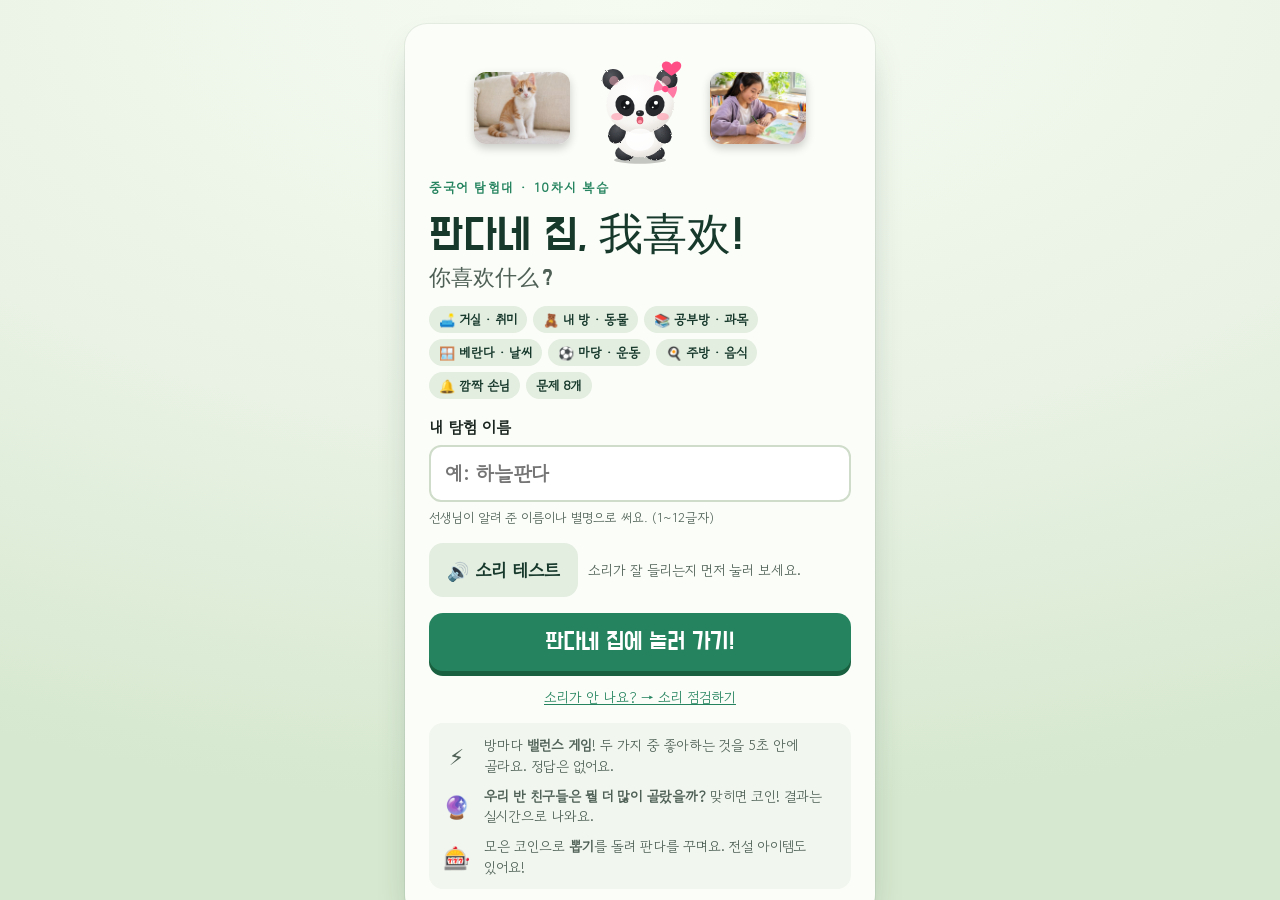
<file: index.html>
<!doctype html>
<html lang="ko">
<head>
<meta charset="utf-8">
<meta name="viewport" content="width=device-width, initial-scale=1, viewport-fit=cover">
<meta name="theme-color" content="#ffb3c7">
<title>판다네 집, 我喜欢!</title>
<link rel="preconnect" href="https://fonts.googleapis.com">
<link rel="stylesheet" href="https://fonts.googleapis.com/css2?family=Do+Hyeon&family=Gowun+Dodum&family=Noto+Sans:wght@500;700&family=ZCOOL+KuaiLe&display=swap">
<link rel="stylesheet" href="style.css">
</head>
<body>
<div id="app">

  <!-- 시작 화면 -->
  <section id="startScreen" class="screen">
    <div class="card">
      <div class="hero" id="heroArt"></div>
      <div class="eyebrow" id="stageLabel">중국어 탐험대 · 10차시 복습</div>
      <h1 id="gameTitle">판다네 집, 我喜欢!</h1>
      <div class="zonelist" id="zoneList"></div>
      <div id="resumeBox" class="row" hidden>
        <button class="btn primary" id="resumeBtn" type="button">이어서 하기</button>
        <button class="btn ghost" id="newBtn" type="button">처음부터</button>
      </div>
      <div id="newBox" class="stack">
        <label class="field" for="nameInput">내 탐험 이름
          <input type="text" id="nameInput" maxlength="12" autocomplete="off" placeholder="예: 하늘판다">
          <span class="help">선생님이 알려 준 이름이나 별명으로 써요. (1~12글자)</span>
        </label>
        <div class="row">
          <button class="btn" id="testBtn" type="button">🔊 소리 테스트</button>
          <span id="testResult" class="note">소리가 잘 들리는지 먼저 눌러 보세요.</span>
        </div>
        <button class="btn primary" id="startBtn" type="button">판다네 집에 놀러 가기!</button>
      </div>
      <a class="checklink" href="sound-check.html">소리가 안 나요? → 소리 점검하기</a>
      <div class="controls-pic">
        <div class="ico">⚡</div><div>방마다 <b>밸런스 게임</b>! 두 가지 중 좋아하는 것을 5초 안에 골라요. 정답은 없어요.</div>
        <div class="ico">🔮</div><div><b>우리 반 친구들은 뭘 더 많이 골랐을까?</b> 맞히면 코인! 결과는 실시간으로 나와요.</div>
        <div class="ico">🎰</div><div>모은 코인으로 <b>뽑기</b>를 돌려 판다를 꾸며요. 전설 아이템도 있어요!</div>
      </div>
    </div>
  </section>

  <!-- 이야기 -->
  <section id="storyScreen" class="screen" hidden>
    <div class="card story-panel">
      <div class="storyart" id="storyArt"></div>
      <p class="story-text" id="storyText"></p>
      <div class="dots" id="storyDots"></div>
      <div class="row center">
        <button class="btn ghost" id="skipBtn" type="button">건너뛰기</button>
        <button class="btn primary" id="nextBtn" type="button">다음</button>
      </div>
    </div>
  </section>

  <!-- 게임 -->
  <section id="play" hidden>
    <header id="hud">
      <div class="scorebox"><span class="lab">학습</span><b id="learnScore">0</b></div>
      <div class="scorebox"><span class="lab">별</span><b id="starScore">0</b></div>
      <div class="scorebox coin" id="coinBox"><span class="lab">코인</span><b id="coinScore">0</b></div>
      <div class="zonebox"><span class="lab" id="zoneName">고른 취향</span><div class="qdots keys" id="bells" aria-label="고른 취향"></div></div>
      <div class="totalbox"><span class="lab">문제</span><b id="total">0/8</b></div>
      <div class="spacer"></div>
      <div class="who" id="who"></div>
      <button class="hud-btn" id="soundBtn" type="button" aria-label="소리 설정"><svg viewBox="0 0 24 24" fill="none" stroke="currentColor" stroke-width="2" stroke-linecap="round"><path d="M4 9h4l5-4v14l-5-4H4z"/><path d="M16 9a4 4 0 0 1 0 6M18.5 6.5a8 8 0 0 1 0 11"/></svg></button>
      <span class="netdot off" id="netDot" role="img" aria-label="이 기기에만 저장 중" title="이 기기에만 저장 중"></span>
      <button class="hud-btn" id="rankBtn" type="button" aria-label="반 순위">🏆</button>
      <button class="hud-btn" id="helpBtn" type="button" aria-label="도움말"><svg viewBox="0 0 24 24" fill="none" stroke="currentColor" stroke-width="2" stroke-linecap="round"><circle cx="12" cy="12" r="9"/><path d="M9.5 9.5a2.5 2.5 0 1 1 3.5 2.3c-.6.3-1 .8-1 1.5V14"/><circle cx="12" cy="17" r=".6" fill="currentColor"/></svg></button>
    </header>
    <div id="stage">
      <div id="house" aria-label="판다네 집"></div>
      <div id="roomv" hidden></div>
      <div id="flash" aria-hidden="true"></div>
      <div id="toast" role="status" aria-live="polite" hidden></div>
    </div>
  </section>

  <!-- 퀴즈 -->
  <section id="quiz" hidden><div class="qbox" id="qbox" role="dialog" aria-modal="true"></div></section>
  <!-- 칸 이벤트 -->
  <section id="evt" class="panel" hidden></section>
  <div id="confetti" aria-hidden="true"></div>

  <!-- 소리 설정 -->
  <section id="soundPanel" class="panel" hidden>
    <div class="card">
      <h2>소리 설정</h2>
      <div class="slider"><label for="volBgm">배경음악</label><input id="volBgm" type="range" min="0" max="100" value="45"><span id="volBgmV">45</span></div>
      <div class="slider"><label for="volSfx">효과음</label><input id="volSfx" type="range" min="0" max="100" value="70"><span id="volSfxV">70</span></div>
      <div class="slider"><label for="volVoice">중국어 소리</label><input id="volVoice" type="range" min="0" max="100" value="100"><span id="volVoiceV">100</span></div>
      <label class="row" for="muteAll"><input type="checkbox" id="muteAll"> 모든 소리 끄기</label>
      <p class="note" id="voiceSourceNote"></p>
      <label class="field" for="renameInput">탐험 이름 고치기
        <input type="text" id="renameInput" maxlength="12" autocomplete="off">
      </label>
      <div class="row"><button class="btn" id="renameBtn" type="button">이름 저장</button><span class="note" id="renameMsg"></span></div>
      <button class="btn primary" id="soundClose" type="button">닫기</button>
    </div>
  </section>

  <!-- 도움말 -->
  <section id="helpPanel" class="panel" hidden>
    <div class="card">
      <h2>판다네 집 놀이 방법</h2>
      <div class="controls-pic">
        <div class="ico">🏠</div><div>집 지도에서 방을 눌러 들어가요. 순서는 마음대로!</div>
        <div class="ico">⚡</div><div>밸런스 게임: 5초 안에 고르면 🪙 번개 보너스. 정답은 없어요.</div>
        <div class="ico">🔮</div><div>우리 반 다수를 맞히면 🪙 +2, 별 +20. 우리 반 결과에는 이름이 저장되지 않고 몇 명인지만 나와요.</div>
        <div class="ico">🎰</div><div>집 지도 아래 뽑기 기계에서 코인 4개로 한 번! 옷장에서 눌러 입고 벗어요.</div>
        <div class="ico">✏️</div><div>고른 뒤 나오는 문제는 처음에 맞히면 100점, 다시 풀어 맞히면 60점.</div>
        <div class="ico">🤔</div><div>我喜欢(좋아해요)와 我想吃(먹고 싶어요)를 헷갈리지 않게 조심!</div>
        <div class="ico">🔔</div><div>방 두 개를 꾸미면 깜짝 손님이 와요.</div>
      </div>
      <button class="btn primary" id="helpClose" type="button">계속하기</button>
    </div>
  </section>

  <!-- 반 순위 -->
  <section id="rankPanel" class="panel" hidden>
    <div class="card">
      <h2>🏆 우리 반 순위</h2>
      <p class="note">총점(학습 점수 + 별 점수) 순서예요. ❓는 푼 문제 수, 💖는 취향 프로필을 완성한 친구예요.</p>
      <div id="rankList"></div>
      <button class="btn primary" id="rankClose" type="button">계속하기</button>
    </div>
  </section>

  <!-- 종료 -->
  <section id="endScreen" class="screen" hidden>
    <div class="card">
      <div class="hero" id="endArt"></div>
      <div class="eyebrow">我喜欢!</div>
      <h1>밸런스 게임 대회 끝!</h1>
      <div class="nihao"><span class="zh">再见!</span>
        <div class="grow"><div class="py big">zàijiàn</div><div class="note">취향 프로필 완성! 다음 시간에 또 만나요.</div></div>
        <button class="btn" id="byeBtn" type="button" aria-label="再见 듣기">▶</button></div>
      <div class="scores3">
        <div><small>학습 점수</small><b id="endLearn">0</b></div>
        <div><small>별 점수</small><b id="endStar">0</b></div>
        <div class="total"><small>총점</small><b id="endTotal">0</b></div>
      </div>
      <div class="stat"><span id="endName"></span><span id="endFirst"></span></div>
      <h2 class="center profile-h" id="profileName">나의 취향 프로필</h2><p class="note center">눌러서 我喜欢… 문장을 들어 봐요.</p><div class="profile" id="endZones"></div>
      <div class="stat"><span>보너스</span><span id="endBonus">-</span></div>
      <div id="speedBox" class="stack"></div>
      <div class="save" id="saveStatus"></div>
      <div class="endrank" id="endRank" hidden><b>🏆 우리 반 순위 <span id="myRank"></span></b><div id="endRankList"></div></div>
    </div>
  </section>
</div>

<script src="firebase-config.js"></script>
<script src="net.js"></script>
<script src="game-data.js"></script>
<script src="game.js"></script>
</body>
</html>
</file>
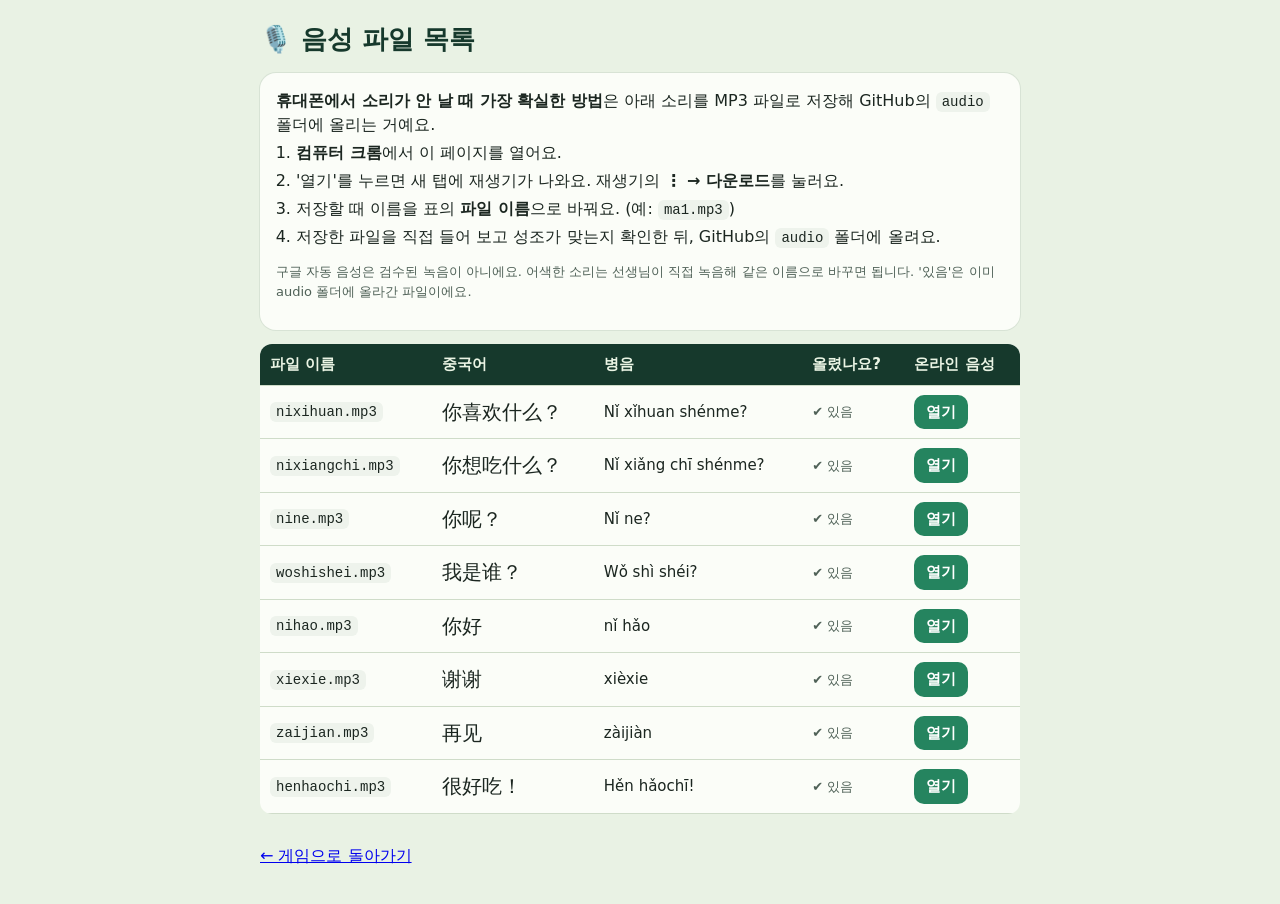
<file: audio-list.html>
<!doctype html>
<html lang="ko">
<head>
<meta charset="utf-8">
<meta name="viewport" content="width=device-width, initial-scale=1">
<title>음성 파일 목록</title>
<style>
:root{--forest:#16392c;--jade:#25845f;--mist:#e9f2e4;--paper:#fbfdf8;--ink:#1b2620;--soft:#4f6157;--line:#cfdcc9;color-scheme:light}
body{margin:0;background:var(--mist);color:var(--ink);font-family:'Apple SD Gothic Neo','Malgun Gothic',system-ui,sans-serif;word-break:keep-all;line-height:1.5;padding:20px max(16px,env(safe-area-inset-left,0px))}
main{max-width:760px;margin:0 auto;display:flex;flex-direction:column;gap:14px}
h1{margin:0;color:var(--forest);font-size:26px}
.box{background:var(--paper);border-radius:16px;padding:16px;box-shadow:0 0 0 1px rgba(22,57,44,.08)}
ol{margin:0;padding-left:20px}li{margin:4px 0}
.wrap{overflow-x:auto}
table{border-collapse:collapse;width:100%;font-size:15px;background:var(--paper);border-radius:12px;overflow:hidden}
th,td{padding:9px 10px;border-bottom:1px solid var(--line);text-align:left;white-space:nowrap}
th{background:var(--forest);color:#eaf4e4;font-weight:700}
td.zh{font-size:20px}
code{background:#eef3ec;padding:2px 6px;border-radius:6px;font-size:14px}
a.btn{display:inline-block;background:var(--jade);color:#fff;text-decoration:none;font-weight:700;padding:6px 12px;border-radius:10px}
.st{font-size:13px;color:var(--soft)}
</style>
</head>
<body>
<main>
  <h1>🎙️ 음성 파일 목록</h1>
  <div class="box">
    <b>휴대폰에서 소리가 안 날 때 가장 확실한 방법</b>은 아래 소리를 MP3 파일로 저장해 GitHub의 <code>audio</code> 폴더에 올리는 거예요.
    <ol>
      <li><b>컴퓨터 크롬</b>에서 이 페이지를 열어요.</li>
      <li>'열기'를 누르면 새 탭에 재생기가 나와요. 재생기의 <b>⋮ → 다운로드</b>를 눌러요.</li>
      <li>저장할 때 이름을 표의 <b>파일 이름</b>으로 바꿔요. (예: <code>ma1.mp3</code>)</li>
      <li>저장한 파일을 직접 들어 보고 성조가 맞는지 확인한 뒤, GitHub의 <code>audio</code> 폴더에 올려요.</li>
    </ol>
    <p class="st">구글 자동 음성은 검수된 녹음이 아니에요. 어색한 소리는 선생님이 직접 녹음해 같은 이름으로 바꾸면 됩니다. '있음'은 이미 audio 폴더에 올라간 파일이에요.</p>
  </div>
  <div class="wrap"><table id="tbl"><thead><tr><th>파일 이름</th><th>중국어</th><th>병음</th><th>올렸나요?</th><th>온라인 음성</th></tr></thead><tbody></tbody></table></div>
  <p><a href="index.html">← 게임으로 돌아가기</a></p>
</main>
<script src="game-data.js"></script>
<script>
const A = window.GAME_DATA.audio, tb = document.querySelector('#tbl tbody');
Object.entries(A.sounds).forEach(([id, s]) => {
  const file = s.file || `audio/${id}.mp3`, tr = document.createElement('tr');
  tr.innerHTML = `<td><code>${file.replace('audio/','')}</code></td><td class="zh">${s.text}</td><td>${s.pinyin}</td><td class="st" data-f="${file}">확인 중…</td>
    <td><a class="btn" target="_blank" rel="noopener" href="${A.onlineVoiceUrl + encodeURIComponent(s.text)}">열기</a></td>`;
  tb.appendChild(tr);
});
document.querySelectorAll('[data-f]').forEach(td => {
  fetch(td.dataset.f, { method:'HEAD' }).then(r => td.textContent = r.ok ? '✔ 있음' : '없음').catch(() => td.textContent = '없음');
});
</script>
</body>
</html>
</file>
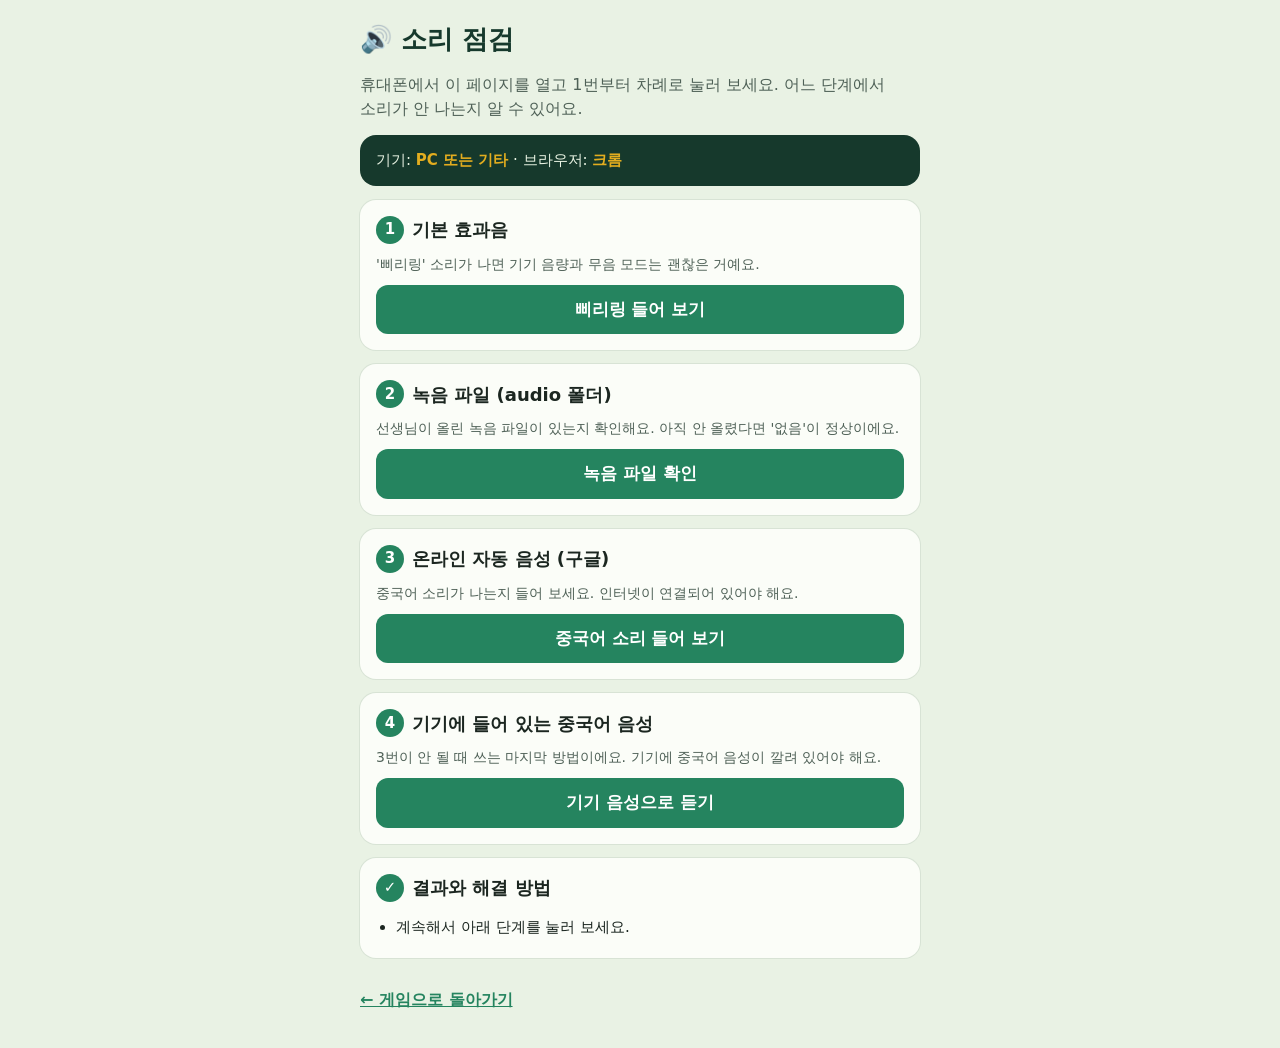
<file: sound-check.html>
<!doctype html>
<html lang="ko">
<head>
<meta charset="utf-8">
<meta name="viewport" content="width=device-width, initial-scale=1, viewport-fit=cover">
<title>소리 점검</title>
<style>
:root{--forest:#16392c;--jade:#25845f;--mist:#e9f2e4;--paper:#fbfdf8;--ink:#1b2620;--soft:#4f6157;--gold:#e3ad1f;--ok:#1f7a4d;--bad:#c9564b;--warn:#8a6200;--line:#cfdcc9;color-scheme:light}
*{box-sizing:border-box}[hidden]{display:none!important}
body{margin:0;background:var(--mist);color:var(--ink);font-family:'Apple SD Gothic Neo','Malgun Gothic',system-ui,sans-serif;word-break:keep-all;line-height:1.5;
  padding-block:20px;padding-left:max(16px,env(safe-area-inset-left,0px));padding-right:max(16px,env(safe-area-inset-right,0px))}
main{max-width:560px;margin:0 auto;display:flex;flex-direction:column;gap:14px}
h1{margin:0;font-size:26px;color:var(--forest)}
.lead{margin:0;color:var(--soft)}
.env{background:var(--forest);color:#eaf4e4;border-radius:16px;padding:14px 16px;font-size:15px}
.env b{color:var(--gold)}
.step{background:var(--paper);border-radius:16px;padding:16px;display:flex;flex-direction:column;gap:10px;box-shadow:0 0 0 1px rgba(22,57,44,.08)}
.step h2{margin:0;font-size:18px;display:flex;gap:8px;align-items:center}
.step h2 span{display:grid;place-items:center;width:28px;height:28px;border-radius:50%;background:var(--jade);color:#fff;font-size:15px;flex:none}
.step p{margin:0;font-size:14px;color:var(--soft)}
button{font:inherit;font-weight:700;font-size:17px;border:0;border-radius:12px;padding:12px 16px;background:var(--jade);color:#fff;min-height:48px;cursor:pointer}
.res{font-size:15px;font-weight:700;padding:8px 12px;border-radius:10px;background:#eef3ec}
.res.ok{background:#dff2e6;color:var(--ok)}.res.bad{background:#fbe3df;color:var(--bad)}.res.warn{background:#fff3cf;color:var(--warn)}
.res:empty{display:none}
ul{margin:0;padding-left:20px;font-size:15px}
li{margin:4px 0}
.ask{display:flex;gap:8px;flex-wrap:wrap}
.ask button{background:#e3ede0;color:var(--forest);font-size:15px;min-height:40px;padding:8px 14px}
a{color:var(--jade);font-weight:700}
</style>
</head>
<body>
<main>
  <h1>🔊 소리 점검</h1>
  <p class="lead">휴대폰에서 이 페이지를 열고 1번부터 차례로 눌러 보세요. 어느 단계에서 소리가 안 나는지 알 수 있어요.</p>
  <div class="env" id="env">기기 확인 중…</div>

  <section class="step">
    <h2><span>1</span>기본 효과음</h2>
    <p>'삐리링' 소리가 나면 기기 음량과 무음 모드는 괜찮은 거예요.</p>
    <button type="button" id="b1">삐리링 들어 보기</button>
    <div class="ask" id="a1" hidden><button type="button" data-a="1" data-v="y">들려요</button><button type="button" data-a="1" data-v="n">안 들려요</button></div>
    <div class="res" id="r1"></div>
  </section>

  <section class="step">
    <h2><span>2</span>녹음 파일 (audio 폴더)</h2>
    <p>선생님이 올린 녹음 파일이 있는지 확인해요. 아직 안 올렸다면 '없음'이 정상이에요.</p>
    <button type="button" id="b2">녹음 파일 확인</button>
    <div class="res" id="r2"></div>
  </section>

  <section class="step">
    <h2><span>3</span>온라인 자동 음성 (구글)</h2>
    <p>중국어 소리가 나는지 들어 보세요. 인터넷이 연결되어 있어야 해요.</p>
    <button type="button" id="b3">중국어 소리 들어 보기</button>
    <div class="ask" id="a3" hidden><button type="button" data-a="3" data-v="y">들려요</button><button type="button" data-a="3" data-v="n">안 들려요</button></div>
    <div class="res" id="r3"></div>
  </section>

  <section class="step">
    <h2><span>4</span>기기에 들어 있는 중국어 음성</h2>
    <p>3번이 안 될 때 쓰는 마지막 방법이에요. 기기에 중국어 음성이 깔려 있어야 해요.</p>
    <button type="button" id="b4">기기 음성으로 듣기</button>
    <div class="ask" id="a4" hidden><button type="button" data-a="4" data-v="y">들려요</button><button type="button" data-a="4" data-v="n">안 들려요</button></div>
    <div class="res" id="r4"></div>
  </section>

  <section class="step">
    <h2><span>✓</span>결과와 해결 방법</h2>
    <div id="advice"><p>위 단계를 눌러 보면 여기에 해결 방법이 나와요.</p></div>
  </section>

  <p><a href="index.html">← 게임으로 돌아가기</a></p>
</main>
<script src="game-data.js"></script>
<script>
(() => {
const D = window.GAME_DATA || { audio:{ onlineVoiceUrl:'https://translate.google.com/translate_tts?ie=UTF-8&tl=zh-CN&client=tw-ob&q=', sounds:{ ma1:{ file:'audio/ma1.mp3', text:'妈' } } } };
const $ = s => document.querySelector(s);
const ua = navigator.userAgent;
const isIOS = /iPhone|iPad|iPod/.test(ua) || (navigator.platform === 'MacIntel' && navigator.maxTouchPoints > 1);
const isAndroid = /Android/.test(ua);
const inApp = /KAKAOTALK|NAVER|Instagram|FBAN|FBAV|Line\/|DaumApps|everytimeApp|; wv\)/i.test(ua);
const appName = /KAKAOTALK/i.test(ua) ? '카카오톡' : /NAVER/i.test(ua) ? '네이버' : /Instagram/i.test(ua) ? '인스타그램' : /FBAN|FBAV/.test(ua) ? '페이스북' : /Line\//.test(ua) ? '라인' : '앱';
const R = {};
const firstId = () => D.audio.sounds.ma1 ? 'ma1' : Object.keys(D.audio.sounds)[0];
const firstFile = () => (D.audio.sounds[firstId()].file || `audio/${firstId()}.mp3`);
$('#env').innerHTML = `기기: <b>${isIOS ? '아이폰·아이패드' : isAndroid ? '안드로이드' : 'PC 또는 기타'}</b> · 브라우저: <b>${inApp ? appName + ' 안의 브라우저' : /CriOS|Chrome/.test(ua) ? '크롬' : /Safari/.test(ua) ? '사파리' : '기타'}</b>`
  + (inApp ? `<br>⚠ ${appName} 안에서 열린 화면은 소리가 막히는 경우가 많아요. 오른쪽 위 메뉴에서 <b>'다른 브라우저로 열기'</b>를 눌러 크롬이나 사파리로 열어 주세요.` : '');

function show(id, cls, html){ const el = $('#r' + id); el.className = 'res ' + cls; el.innerHTML = html; }
function ask(id){ $('#a' + id).hidden = false; }
document.querySelectorAll('[data-a]').forEach(b => b.onclick = () => {
  const id = b.dataset.a, ok = b.dataset.v === 'y'; R[id] = ok ? 'ok' : 'no';
  $('#a' + id).hidden = true;
  show(id, ok ? 'ok' : 'bad', ok ? '✔ 들려요' : '✘ 안 들려요');
  advise();
});

let ctx;
$('#b1').onclick = () => {
  try {
    ctx = ctx || new (window.AudioContext || window.webkitAudioContext)();
    if (ctx.state === 'suspended') ctx.resume();
    const t = ctx.currentTime;
    [659, 784, 988].forEach((f, i) => { const o = ctx.createOscillator(), g = ctx.createGain(); o.frequency.value = f; g.gain.setValueAtTime(.25, t + i*.12); g.gain.exponentialRampToValueAtTime(.001, t + i*.12 + .3); o.connect(g); g.connect(ctx.destination); o.start(t + i*.12); o.stop(t + i*.12 + .35); });
    show(1, 'warn', '소리가 났나요?'); ask(1);
  } catch(e){ R[1] = 'no'; show(1, 'bad', '이 브라우저는 효과음을 낼 수 없어요.'); advise(); }
};

const player = new Audio();
function tryPlay(url){
  return new Promise((res, rej) => {
    let done = false; const fin = (f, v) => { if (!done){ done = true; clearTimeout(to); f(v); } };
    const to = setTimeout(() => fin(rej, 'timeout'), 7000);
    player.onerror = () => fin(rej, 'load');
    player.onplaying = () => fin(res, 'playing');
    player.src = url;
    const p = player.play(); if (p && p.catch) p.catch(err => fin(rej, err && err.name === 'NotAllowedError' ? 'blocked' : 'load'));
  });
}
$('#b2').onclick = async () => {
  show(2, 'warn', '확인 중…');
  try { await tryPlay(firstFile()); R[2] = 'ok'; show(2, 'ok', '✔ 녹음 파일이 있어요. 지금 나오는 소리가 녹음 파일이에요.'); }
  catch(e){ R[2] = 'none'; show(2, e === 'blocked' ? 'bad' : 'warn', e === 'blocked' ? '✘ 브라우저가 재생을 막았어요.' : '녹음 파일 없음 (아직 안 올렸다면 정상이에요)'); }
  advise();
};
$('#b3').onclick = async () => {
  show(3, 'warn', '불러오는 중…');
  try { await tryPlay(D.audio.onlineVoiceUrl + encodeURIComponent((D.audio.sounds.ma1 || Object.values(D.audio.sounds)[0]).text)); show(3, 'warn', '소리가 났나요?'); ask(3); }
  catch(e){ R[3] = e; show(3, 'bad', e === 'blocked' ? '✘ 브라우저가 재생을 막았어요.' : e === 'timeout' ? '✘ 응답이 너무 늦어요. 인터넷 연결을 확인해 주세요.' : '✘ 온라인 음성에 연결하지 못했어요.'); advise(); }
};
function voices(){ return window.speechSynthesis ? speechSynthesis.getVoices() : []; }
if (window.speechSynthesis){ voices(); speechSynthesis.onvoiceschanged = () => {}; }
$('#b4').onclick = () => {
  if (!window.speechSynthesis){ R[4] = 'none'; show(4, 'bad', '✘ 이 브라우저는 기기 음성을 지원하지 않아요.'); advise(); return; }
  const zh = voices().filter(v => /^zh|cmn/i.test(v.lang));
  const u = new SpeechSynthesisUtterance(D.audio.sounds[firstId()].text); u.lang = 'zh-CN'; u.rate = .85;
  const v = zh.find(v => /CN/i.test(v.lang)) || zh[0]; if (v) u.voice = v;
  speechSynthesis.cancel(); speechSynthesis.speak(u);
  if (voices().length && !zh.length){ R[4] = 'none'; show(4, 'bad', '✘ 기기에 중국어 음성이 없어요.'); advise(); return; }
  show(4, 'warn', (v ? `사용한 음성: ${v.name}<br>` : '') + '소리가 났나요?'); ask(4);
};

function advise(){
  const tips = [];
  if (inApp) tips.push(`<b>${appName} 안에서 열려 있어요.</b> 메뉴(⋮ 또는 ···)에서 '다른 브라우저로 열기'를 눌러 크롬이나 사파리로 다시 열어 주세요.`);
  if (R[1] === 'no'){
    tips.push(isIOS ? '<b>아이폰 왼쪽 옆의 무음 스위치</b>가 켜져 있으면(주황색이 보이면) 게임 소리가 안 나요. 스위치를 올려 무음을 꺼 주세요. (아이폰 15 Pro 이상은 동작 버튼 또는 제어 센터의 무음 모드)'
                : '휴대폰 옆 음량 버튼으로 <b>미디어 음량</b>을 올려 주세요. 방해 금지 모드도 꺼 주세요.');
    tips.push('블루투스 이어폰이 연결되어 있지 않은지 확인해 주세요.');
  }
  if (R[3] === 'ok' || R[2] === 'ok') tips.push('✔ 이 기기에서는 게임의 중국어 소리가 들려야 해요. 게임을 <b>새로고침</b>한 뒤, 문제 창의 <b>▶ 듣기</b>를 직접 눌러 보세요.');
  else if (R[3] === 'no' || R[3] === 'load' || R[3] === 'timeout' || R[3] === 'blocked'){
    tips.push('온라인 음성이 이 기기·인터넷에서 막혀 있어요. 학교 와이파이가 막는 경우도 있으니 휴대폰 데이터로도 한 번 시험해 보세요.');
    if (R[4] === 'ok') tips.push('대신 기기 음성(4번)은 되니 게임은 그 소리로 진행돼요. 다만 성조가 검수되지 않은 임시 음성이에요.');
    else tips.push('가장 확실한 해결책은 <b>녹음 파일(MP3)</b>을 audio 폴더에 올리는 거예요 (audio-list.html에 목록이 있어요). 그러면 인터넷 음성이나 기기 음성 없이도 모든 기기에서 같은 소리가 나요.');
  }
  if (R[4] === 'none' && isAndroid) tips.push('안드로이드: 설정 → 일반(또는 접근성) → 텍스트 음성 변환 → Google 음성 엔진 → 언어에서 <b>중국어(중국)</b> 음성을 내려받을 수 있어요.');
  if (R[4] === 'none' && isIOS) tips.push('아이폰: 설정 → 손쉬운 사용 → 읽기 및 말하기 → 음성 → <b>중국어(중국 본토)</b> 음성을 내려받을 수 있어요.');
  if (!tips.length) tips.push('계속해서 아래 단계를 눌러 보세요.');
  $('#advice').innerHTML = '<ul>' + tips.map(t => `<li>${t}</li>`).join('') + '</ul>';
}
advise();
})();
</script>
</body>
</html>
</file>
<file: style.css>
/* 중국어 탐험대 STAGE 01 · 화면 꾸미기
   Layout: HUD strip on top, the 16:9 side-scrolling stage fills the rest, touch buttons float over its bottom corners. */
:root{
  --forest:#16392c; --jade:#25845f; --leaf:#9ccc6e; --mist:#e9f2e4; --paper:#fbfdf8;
  --ink:#1b2620; --ink-soft:#4f6157; --gold:#e3ad1f; --pond:#4fa6cc; --miss:#c9564b; --line:#cfdcc9;
  --f-display:'Do Hyeon','Gowun Dodum',system-ui,sans-serif;
  --f-body:'Gowun Dodum','Apple SD Gothic Neo','Malgun Gothic',system-ui,sans-serif;
  --f-pinyin:'Noto Sans','Segoe UI','Helvetica Neue',Arial,sans-serif;
  color-scheme:light;
}
*{box-sizing:border-box}
[hidden]{display:none!important}
html,body{height:100%;margin:0}
body{word-break:keep-all;background:var(--forest);color:var(--ink);font-family:var(--f-body);font-size:16px;overflow:hidden;
  padding-left:env(safe-area-inset-left,0px);padding-right:env(safe-area-inset-right,0px)}
button{font-family:inherit;font-size:inherit;cursor:pointer;color:inherit}
button:focus-visible,input:focus-visible{outline:3px solid var(--pond);outline-offset:2px}
.py{font-family:var(--f-pinyin);font-weight:700}
.py.big{font-size:20px}
.grow{flex:1;min-width:0}
#app{position:relative;height:100%}

/* ---------- 큰 화면들 ---------- */
.screen{position:absolute;inset:0;display:flex;align-items:flex-start;justify-content:center;overflow:auto;z-index:30;
  padding-block:24px;padding-left:max(16px,env(safe-area-inset-left,0px));padding-right:max(16px,env(safe-area-inset-right,0px));
  background:radial-gradient(120% 90% at 50% 0%,#f6fbf2 0%,var(--mist) 55%,#d6e8cf 100%)}
.card{background:var(--paper);border-radius:22px;box-shadow:0 18px 40px -18px rgba(22,57,44,.45),0 0 0 1px rgba(22,57,44,.06);
  width:min(470px,100%);margin:auto 0;padding:28px 24px;display:flex;flex-direction:column;gap:16px}
.stack{display:flex;flex-direction:column;gap:16px}
.eyebrow{font-size:13px;letter-spacing:.12em;color:var(--jade);font-weight:700}
h1{font-family:var(--f-display);font-weight:400;font-size:clamp(32px,8vw,44px);line-height:1.08;color:var(--forest);margin:0;text-wrap:balance}
h1 small{display:block;font-size:.5em;color:var(--ink-soft);margin-top:6px}
h2{font-family:var(--f-display);font-weight:400;font-size:26px;color:var(--forest);margin:0}
label.field{display:flex;flex-direction:column;gap:6px;font-weight:700}
label.field .help{font-weight:400;font-size:13px;color:var(--ink-soft)}
input[type=text]{font:inherit;font-size:20px;padding:12px 14px;border-radius:12px;border:2px solid var(--line);background:#fff;color:var(--ink)}
input[type=text]:focus{border-color:var(--jade);outline:none}
.btn{border:0;border-radius:14px;padding:14px 18px;font-size:18px;font-weight:700;background:#e3ede0;color:var(--forest);min-height:48px}
.btn.primary{background:var(--jade);color:#fff;font-family:var(--f-display);font-weight:400;font-size:24px;box-shadow:0 5px 0 #18603f}
.btn.primary:active{transform:translateY(3px);box-shadow:0 2px 0 #18603f}
.btn.ghost{background:transparent;border:2px solid var(--line)}
.btn:disabled{opacity:.45;cursor:not-allowed}
.row{display:flex;gap:10px;flex-wrap:wrap;align-items:center}
.row.center{justify-content:center}
.note{font-size:14px;color:var(--ink-soft);line-height:1.5}
.badge-temp{display:inline-flex;gap:6px;align-items:center;font-size:12px;padding:4px 8px;border-radius:999px;background:#fff3cf;color:#7a5600}
.badge-ok{background:#dff2e6;color:#165c3c}
.controls-pic{display:grid;grid-template-columns:auto 1fr;gap:10px 14px;align-items:center;font-size:14px;color:var(--ink-soft);
  background:#f1f6ee;border-radius:14px;padding:12px 14px;line-height:1.45}
.controls-pic .ico{font-size:22px;text-align:center}
.keys{display:grid;grid-template-columns:repeat(3,26px);gap:3px}
.keys i{display:grid;place-items:center;width:26px;height:24px;border-radius:6px;background:#fff;border:1px solid var(--line);font-style:normal;font-size:12px;color:var(--forest)}
.keys i.x{visibility:hidden}
.story-panel{align-items:center;text-align:center}
.story-panel canvas{width:220px;height:150px}
.story-text{font-size:20px;line-height:1.55;min-height:3.2em;text-wrap:balance;margin:0}
.dots{display:flex;gap:6px}.dots b{width:8px;height:8px;border-radius:50%;background:var(--line)}.dots b.on{background:var(--jade)}

/* ---------- 게임 화면 ---------- */
#play{position:absolute;inset:0;display:flex;flex-direction:column}
#hud{display:flex;align-items:center;gap:12px;flex-wrap:wrap;background:var(--forest);color:#eaf4e4;z-index:5;
  padding-block:8px;padding-left:max(12px,env(safe-area-inset-left,0px));padding-right:max(12px,env(safe-area-inset-right,0px))}
.scorebox{display:flex;align-items:baseline;gap:6px}
.scorebox .lab{font-size:12px;opacity:.75}
.scorebox b{font-family:var(--f-display);font-weight:400;font-size:24px;color:var(--gold);font-variant-numeric:tabular-nums;min-width:44px}
.bells{display:flex;gap:3px}.bells svg{width:22px;height:22px}
.items{display:flex;gap:4px;flex-wrap:wrap}
.item{font-size:12px;padding:3px 7px;border-radius:999px;background:rgba(255,255,255,.1);color:#cfe3c7;font-family:var(--f-pinyin);font-weight:700}
.item.got{background:var(--gold);color:var(--forest)}
#hud .spacer{flex:1}
#hud .who{font-size:13px;opacity:.8}
.hud-btn{background:rgba(255,255,255,.12);border:0;border-radius:10px;width:40px;height:40px;display:grid;place-items:center;color:#fff}
.hud-btn svg{width:22px;height:22px}
#stage{position:relative;flex:1;min-height:0;display:grid;place-items:center;background:#0f2a20;overflow:hidden}
#game{display:block;touch-action:none;border-radius:6px}
#toast{position:absolute;left:50%;top:16%;transform:translateX(-50%);background:var(--paper);color:var(--forest);padding:10px 18px;border-radius:14px;
  font-weight:700;box-shadow:0 8px 20px rgba(0,0,0,.25);text-align:center;max-width:calc(100% - 32px);z-index:6;font-size:17px}
#pad{position:absolute;inset:auto 0 0 0;display:flex;justify-content:space-between;align-items:flex-end;pointer-events:none;z-index:4;
  padding-bottom:max(14px,env(safe-area-inset-bottom,0px));padding-left:max(14px,env(safe-area-inset-left,0px));padding-right:max(14px,env(safe-area-inset-right,0px))}
#pad button{pointer-events:auto;border:0;border-radius:18px;background:rgba(251,253,248,.85);color:var(--forest);box-shadow:0 4px 0 rgba(22,57,44,.4);
  width:72px;height:68px;display:grid;place-items:center;touch-action:none;user-select:none;-webkit-user-select:none;-webkit-touch-callout:none}
#pad button svg{width:30px;height:30px}
#pad button.on{background:var(--leaf);transform:translateY(2px)}
#pad .pad-move{display:flex;gap:10px}
#pad .jump{width:96px;height:80px;border-radius:50%;background:var(--gold);font-family:var(--f-display);font-size:24px;box-shadow:0 5px 0 #a87d0d}

/* ---------- 퀴즈 창 ---------- */
#quiz{position:absolute;inset:0;background:rgba(14,36,28,.55);display:flex;align-items:center;justify-content:center;z-index:20;
  padding-block:16px;padding-left:max(12px,env(safe-area-inset-left,0px));padding-right:max(12px,env(safe-area-inset-right,0px))}
.qbox{position:relative;background:var(--paper);border-radius:22px;width:min(560px,100%);max-height:100%;overflow:auto;padding:20px;display:flex;flex-direction:column;gap:14px;box-shadow:0 24px 60px rgba(0,0,0,.35)}
.qhead{display:flex;align-items:center;gap:10px}
.qhead .place{font-family:var(--f-display);font-size:22px;color:var(--forest);flex:1}
.qhead .practice{font-size:12px;background:#e3ede0;border-radius:999px;padding:3px 8px;color:var(--forest)}
.qhead .count{font-size:13px;color:var(--ink-soft)}
.qclose{width:40px;height:40px;border-radius:12px;border:0;background:#eef3ec;font-size:20px}
.qtext{font-size:20px;line-height:1.45;font-weight:700;text-wrap:balance}
.listen{display:flex;gap:8px;flex-wrap:wrap}
.listen .btn{font-size:16px;padding:10px 14px}
.listen .btn.play{background:var(--pond);color:#fff;font-size:18px}
.listen .btn.play.pulse{animation:pulse 1s ease-in-out infinite;box-shadow:0 0 0 4px rgba(79,166,204,.35)}
@keyframes pulse{50%{transform:scale(1.06)}}
.checklink{font-size:14px;color:var(--jade);text-align:center}
.srcnote{font-size:12px;color:var(--ink-soft)}
.choices{display:grid;gap:10px}
.choices.c4{grid-template-columns:repeat(4,1fr)}
.choices.c3{grid-template-columns:repeat(3,1fr)}
.choices.c2{grid-template-columns:repeat(2,1fr)}
@media (max-width:520px){.choices.c4{grid-template-columns:repeat(2,1fr)}}
.opt{border:3px solid var(--line);background:#fff;border-radius:16px;padding:10px 8px;display:flex;flex-direction:column;align-items:center;gap:6px;min-height:88px;transition:transform .12s,border-color .12s}
.opt:hover:not(:disabled){transform:translateY(-2px);border-color:var(--jade)}
.opt.wrong{border-color:var(--miss);opacity:.45}
.opt.right{border-color:var(--gold);background:#fff8e1}
.opt .lbl{font-family:var(--f-display);font-size:22px;color:var(--forest)}
.opt .sub{font-size:13px;color:var(--ink-soft)}
.opt svg.contour{width:100%;max-width:110px;height:56px}
.target{display:flex;align-items:center;justify-content:center;gap:14px;background:#f1f6ee;border-radius:16px;padding:12px}
.target .py{font-size:40px;color:var(--forest)}
.target svg{width:90px;height:50px}
.tablet{background:#b9c2bb;border-radius:14px 14px 30px 30px;padding:14px;display:flex;align-items:center;justify-content:center;gap:16px;box-shadow:inset 0 -6px 0 rgba(0,0,0,.12)}
.tablet .py{font-size:38px;color:#2a3530}
.slot{width:86px;height:56px;border-radius:12px;border:3px dashed rgba(42,53,48,.55);display:grid;place-items:center;font-size:13px;color:#2a3530}
.slot.filled{border-style:solid;background:var(--leaf)}
.tube{background:linear-gradient(90deg,#7cae4f,#a9d27a 45%,#6b9d43);border:0;border-radius:14px;min-height:80px;color:var(--forest);
  display:flex;flex-direction:column;align-items:center;justify-content:center;gap:4px;font-weight:700;box-shadow:inset 0 0 0 3px rgba(22,57,44,.18)}
.tube .ring{width:70%;height:4px;border-radius:2px;background:rgba(22,57,44,.35)}
.tube.sel{outline:4px solid var(--pond);outline-offset:2px}
.tube.wrong{opacity:.4}
.tube.heard::after{content:'들었어요';font-size:11px;font-weight:400}
.panda-card{display:flex;flex-direction:column;align-items:center;gap:8px;background:#fff;border:3px solid var(--line);border-radius:16px;padding:10px 6px}
.panda-card svg{width:84px;height:80px}
.panda-card.talk svg{animation:talk .35s ease-in-out 3}
.panda-card.wrong{opacity:.45;border-color:var(--miss)}
.panda-card.right{border-color:var(--gold);background:#fff8e1}
@keyframes talk{50%{transform:translateY(-5px) rotate(-3deg)}}
.panda-card .btn{font-size:14px;padding:8px 10px;min-height:40px;width:100%}
.panda-card .btn.primary{font-size:16px}
.lock{background:#5b4a3a;color:#fff6e5;border-radius:16px;border:0;min-height:96px;display:flex;flex-direction:column;align-items:center;justify-content:center;gap:6px;box-shadow:inset 0 -6px 0 rgba(0,0,0,.25)}
.lock .py{font-size:28px}
.lock svg{width:26px;height:26px}
.lock.wrong{opacity:.4}
.lock.right{background:var(--gold);color:var(--forest)}
.seq{display:flex;gap:4px;justify-content:center;align-items:center}
.seq svg{width:34px;height:24px}
.hint{background:#fff4d6;border-radius:14px;padding:12px 14px;line-height:1.5;display:flex;gap:10px;align-items:flex-start}
.hint b{color:#7a5600}
.feedback{font-family:var(--f-display);font-size:28px;text-align:center}
.feedback:empty{display:none}
.feedback.good{color:var(--jade)}
.feedback.bad{color:var(--miss);font-size:20px;font-family:var(--f-body);font-weight:700}
.contour-ref{display:grid;grid-template-columns:repeat(4,1fr);gap:6px;text-align:center;font-size:12px}
.contour-ref svg{width:100%;height:40px}
.stars{position:absolute;inset:0;pointer-events:none;overflow:hidden;border-radius:22px}
.stars i{position:absolute;width:14px;height:14px;background:var(--gold);clip-path:polygon(50% 0,61% 38%,100% 50%,61% 62%,50% 100%,39% 62%,0 50%,39% 38%);animation:burst 1.1s ease-out forwards}
@keyframes burst{from{transform:translate(0,0) scale(.4);opacity:1}to{transform:translate(var(--dx),var(--dy)) scale(1.2) rotate(160deg);opacity:0}}
.plus{position:absolute;top:44%;left:50%;transform:translate(-50%,-50%);font-family:var(--f-display);font-size:54px;color:var(--gold);text-shadow:0 3px 0 #a87d0d;animation:rise 1.2s ease-out forwards;pointer-events:none}
@keyframes rise{from{opacity:0;transform:translate(-50%,-10%) scale(.6)}20%{opacity:1;transform:translate(-50%,-50%) scale(1.1)}to{opacity:0;transform:translate(-50%,-120%) scale(1)}}

/* ---------- 설정·도움말 ---------- */
.panel{position:absolute;inset:0;background:rgba(14,36,28,.5);display:flex;align-items:center;justify-content:center;z-index:25;
  padding-block:16px;padding-left:max(16px,env(safe-area-inset-left,0px));padding-right:max(16px,env(safe-area-inset-right,0px))}
.panel .card{max-height:100%;overflow:auto}
.slider{display:grid;grid-template-columns:90px 1fr 40px;gap:10px;align-items:center}
.slider input{width:100%;accent-color:var(--jade)}

/* ---------- 종료 화면 ---------- */
.medal{width:120px;height:120px;margin:0 auto;border-radius:50%;background:radial-gradient(circle at 35% 30%,#ffe9a3,var(--gold) 55%,#b98510);
  display:grid;place-items:center;box-shadow:0 0 0 6px #fff,0 0 0 9px var(--gold),0 12px 26px rgba(0,0,0,.25);animation:pop .6s cubic-bezier(.3,1.6,.5,1)}
.medal span{font-family:var(--f-display);color:var(--forest);font-size:20px;text-align:center;line-height:1.1}
@keyframes pop{from{transform:scale(.2)}}
.nihao{display:flex;align-items:center;gap:12px;background:#f1f6ee;border-radius:16px;padding:12px 14px}
.nihao .zh{font-size:34px;color:var(--forest)}
.scores3{display:grid;grid-template-columns:repeat(3,1fr);gap:8px}
.scores3>div{background:#f1f6ee;border-radius:14px;padding:10px;text-align:center}
.scores3 small{display:block;color:var(--ink-soft);font-size:13px}
.scores3 b{font-family:var(--f-display);font-weight:400;font-size:30px;color:var(--forest);font-variant-numeric:tabular-nums}
.scores3 .total{background:var(--forest)}.scores3 .total small{color:#cfe3c7}.scores3 .total b{color:var(--gold)}
.stat{display:flex;justify-content:space-between;align-items:center;padding:8px 2px;border-bottom:1px dashed var(--line);font-size:16px}
.locked{display:flex;flex-direction:column;gap:4px;padding:14px;border:2px dashed #b9b3a0;border-radius:16px;background:#f5f3ea;text-align:center;line-height:1.5}
.locked b{font-family:var(--f-display);font-weight:400;font-size:22px;color:var(--forest)}
.locked span{color:var(--ink-soft);font-size:14px}
.save{font-size:14px;padding:10px 12px;border-radius:12px;background:#eef3ec}

@media (prefers-reduced-motion:reduce){*{animation:none!important;transition:none!important}}
@media (max-width:600px){
  #hud{gap:8px}#hud .who,.items{display:none}
  .scorebox b{font-size:20px;min-width:34px}
  .bells svg{width:19px;height:19px}
  #pad button{width:60px;height:58px}#pad .jump{width:80px;height:70px;font-size:20px}
}

/* ---------- v3: 구역과 새 문제 유형 ---------- */
.zonelist{display:flex;gap:6px;flex-wrap:wrap}
.zonelist span{font-size:13px;padding:4px 10px;border-radius:999px;background:#e3ede0;color:var(--forest);font-weight:700}
.zonebox{display:flex;align-items:center;gap:8px}
.zonebox .lab,.totalbox .lab{font-size:12px;opacity:.8;white-space:nowrap}
.totalbox{display:flex;align-items:baseline;gap:6px}
.totalbox b{font-family:var(--f-display);font-weight:400;font-size:20px;color:#eaf4e4;font-variant-numeric:tabular-nums}
.target .py.plain{font-size:28px;color:var(--ink-soft)}
.wordpic{display:flex;flex-direction:column;align-items:center;gap:2px}
.wordpic .emo{font-size:34px;line-height:1.1}
.wordpic .zh{font-size:22px;color:var(--forest);font-family:'Noto Sans SC','PingFang SC','Microsoft YaHei',sans-serif}
.wordpic.big .emo{font-size:52px}.wordpic.big .zh{font-size:30px}
.opt.word .py{font-size:18px;color:var(--forest)}
.codeSlots{display:flex;gap:10px;justify-content:center}
.slotN{width:58px;height:62px;border-radius:14px;border:3px dashed var(--line);display:grid;place-items:center;font-family:var(--f-display);font-size:32px;color:var(--ink-soft);background:#fff}
.slotN.on{border-style:solid;border-color:var(--jade);color:var(--forest);background:#eef7f0}
.keypad{display:grid;grid-template-columns:repeat(4,1fr);gap:8px}
.key{border:0;border-radius:16px;background:var(--forest);color:#fff;min-height:76px;display:flex;flex-direction:column;align-items:center;justify-content:center;gap:2px;box-shadow:0 4px 0 #0c2219}
.key b{font-family:var(--f-display);font-weight:400;font-size:30px}
.key svg{width:44px;height:26px}.key svg path{stroke:#9ccc6e}.key svg line{stroke:rgba(255,255,255,.15)}
.key:active{transform:translateY(3px);box-shadow:0 1px 0 #0c2219}
.sortItems{display:grid;grid-template-columns:repeat(4,1fr);gap:8px}
.sortcard{border:3px solid var(--line);background:#fff;border-radius:16px;padding:8px 4px;display:flex;flex-direction:column;align-items:center;gap:2px}
.sortcard .py{font-size:15px}
.sortcard.sel{border-color:var(--pond);background:#eef7fb;transform:translateY(-3px)}
.sortcard.done{opacity:.3;pointer-events:none}
.baskets{display:grid;grid-template-columns:repeat(4,1fr);gap:8px}
.basket{border:0;border-radius:14px 14px 22px 22px;background:linear-gradient(#c99b5b,#a87a42);color:#3d2a16;min-height:96px;display:flex;flex-direction:column;align-items:center;justify-content:flex-start;gap:2px;padding:8px 4px;box-shadow:inset 0 -6px 0 rgba(0,0,0,.15)}
.basket svg{width:56px;height:30px;background:rgba(255,255,255,.7);border-radius:6px}
.basket b{font-family:var(--f-display);font-weight:400;font-size:18px}
.inbox{display:flex;flex-wrap:wrap;gap:2px;justify-content:center;font-size:14px}
.inbox span{background:#fff8e1;border-radius:8px;padding:1px 4px}
.shake{animation:shake .45s}
@keyframes shake{20%,60%{transform:translateX(-6px)}40%,80%{transform:translateX(6px)}}
.scene{font-size:30px;text-align:center;background:#f1f6ee;border-radius:16px;padding:12px;line-height:1.3}
.scene.big{font-size:34px}
.zhl{font-family:'Noto Sans SC','PingFang SC','Microsoft YaHei',sans-serif;font-weight:700}
.textopts .topt{display:flex;flex-direction:column;gap:6px}
.textopts .opt{min-height:80px;justify-content:center}
.textopts .lbl{font-size:20px;font-family:var(--f-body);font-weight:700}
.textopts .lbl.zhl{font-size:26px;font-family:'Noto Sans SC','PingFang SC','Microsoft YaHei',sans-serif}
.mini-listen{border:0;border-radius:10px;background:#e7f2f7;color:#245e7b;font-weight:700;font-size:14px;min-height:36px}
.buildRow{display:flex;align-items:center;justify-content:center;gap:10px}
.bslot,.bres{width:76px;height:84px;border-radius:16px;border:3px dashed var(--line);display:grid;place-items:center;font-size:44px;color:var(--ink-soft);background:#fff;
  font-family:'Noto Sans SC','PingFang SC','Microsoft YaHei',serif}
.bslot.on{border-style:solid;border-color:var(--jade);color:var(--forest)}
.bres{width:96px}.bres.on{border-style:solid;border-color:var(--gold);background:#fff8e1;color:var(--forest);animation:pop .5s cubic-bezier(.3,1.6,.5,1)}
.plusS{font-family:var(--f-display);font-size:28px;color:var(--ink-soft)}
.pieces{display:grid;grid-template-columns:repeat(4,1fr);gap:8px}
.piece{border:0;border-radius:16px;background:#f3e4c9;color:#3d2a16;min-height:76px;font-size:40px;font-family:'Noto Sans SC','PingFang SC','Microsoft YaHei',serif;box-shadow:inset 0 -5px 0 rgba(0,0,0,.1)}
.reply{display:flex;flex-direction:column;align-items:center;gap:2px;font-size:30px;padding:16px}
.reply small{font-family:var(--f-body);font-size:14px;opacity:.9}
.note.center{text-align:center;margin:0}
.zones3{display:grid;grid-template-columns:repeat(auto-fit,minmax(90px,1fr));gap:8px}
.zones3>div{background:#f1f6ee;border-radius:12px;padding:8px;text-align:center}
.zones3 small{display:block;font-size:12px;color:var(--ink-soft)}
.zones3 b{font-family:var(--f-display);font-weight:400;font-size:22px;color:var(--forest)}
.checklink{font-size:14px;color:var(--jade);text-align:center}
.listen .btn.play.pulse{animation:pulse 1s ease-in-out infinite;box-shadow:0 0 0 4px rgba(79,166,204,.35)}
@keyframes pulse{50%{transform:scale(1.06)}}
@media (max-width:520px){.sortItems,.baskets,.pieces,.keypad{gap:6px}.wordpic .emo{font-size:28px}.slotN{width:50px;height:56px}}
@media (max-width:600px){.totalbox{display:none}}

/* ---------- 2차시: 몸 짚기, 상황 짝짓기, 대나무 괴물 ---------- */
.bossmini{font-size:18px;opacity:.35;filter:grayscale(1)}.bossmini.on{opacity:1;filter:none}
.bodywrap{display:flex;justify-content:center;background:#eaf3e4;border-radius:18px;padding:10px}
.bodysvg{width:min(240px,62vw);height:auto;touch-action:manipulation}
.bodysvg.face{width:min(280px,72vw)}
.bodysvg .spot{fill:rgba(79,166,204,.18);stroke:#4fa6cc;stroke-width:3;stroke-dasharray:6 5;cursor:pointer;transition:fill .15s}
.bodysvg .spot:hover{fill:rgba(79,166,204,.38)}
.bodysvg .spot.right{fill:rgba(227,173,31,.55);stroke:#b8860b;stroke-dasharray:none}
.bodysvg .spot.wrong{fill:rgba(201,86,75,.3);stroke:#c9564b}
.bodysvg .decoy{pointer-events:none}
.bodylabel{text-align:center;font-size:18px;min-height:1.6em;font-weight:700}
.bodylabel .zhl{font-size:24px}.bodylabel.ok{color:var(--jade)}.bodylabel.no{color:var(--miss)}
.phrases{display:grid;grid-template-columns:repeat(3,1fr);gap:8px}
.phrase{border:3px solid var(--line);background:#fff;border-radius:16px;padding:10px 4px;display:flex;flex-direction:column;align-items:center;gap:2px}
.phrase .zhl{font-size:24px;color:var(--forest)}.phrase .py{font-size:14px;color:var(--ink-soft)}.phrase .spk{font-size:12px;color:#245e7b}
.phrase.sel{border-color:var(--pond);background:#eef7fb;transform:translateY(-3px)}
.phrase.done{opacity:.3;pointer-events:none}
.scenecards{display:grid;grid-template-columns:repeat(3,1fr);gap:8px}
.scenecard{border:0;border-radius:16px;background:linear-gradient(#fff9ec,#f3e4c9);min-height:120px;padding:10px 6px;display:flex;flex-direction:column;align-items:center;gap:4px;box-shadow:inset 0 -5px 0 rgba(0,0,0,.08)}
.scenecard .emo{font-size:30px}.scenecard .lab{font-size:14px;color:#3d2a16;font-weight:700;line-height:1.3}
.scenecard .put{min-height:30px}.scenecard .put .zhl{font-size:22px;background:#fff8e1;border:2px solid var(--gold);border-radius:10px;padding:0 8px;color:var(--forest)}
.scenecard.done{background:linear-gradient(#fffbe8,#ffeeb0)}
.bosstalk{display:flex;gap:12px;align-items:flex-end}
.bosspic{flex:none;width:130px}.bossimg{width:130px;height:auto;display:block}
.bubble{position:relative;background:#eaf3e4;border-radius:18px;padding:12px 14px;flex:1;min-width:0}
.bubble::before{content:'';position:absolute;left:-10px;bottom:24px;border:10px solid transparent;border-right-color:#eaf3e4;border-left:0}
.bubble b{font-family:var(--f-display);font-weight:400;font-size:20px;color:#2f5f24}
.bubble p{margin:4px 0 0;font-size:18px;line-height:1.5;font-weight:700}
.bossrule{background:#fff4d6;border-radius:14px;padding:10px 12px;text-align:center;line-height:1.5}
.leaves{display:flex;gap:2px}.leaf{font-size:18px;opacity:.25;filter:grayscale(1)}.leaf.on{opacity:1;filter:none}
.dialog{display:flex;flex-direction:column;gap:8px}
.say{display:flex;align-items:center;gap:8px;border-radius:16px;padding:8px 12px;max-width:85%}
.say .who{font-size:28px}.say .zhl{font-size:26px;color:var(--forest)}.say .py{font-size:14px;color:var(--ink-soft)}
.say.left{background:#e7f2f7;align-self:flex-start}.say.right{background:#fff1d6;align-self:flex-end}
.ox{display:grid;grid-template-columns:1fr 1fr;gap:10px}
.oxbtn{border:0;border-radius:18px;min-height:96px;font-family:var(--f-display);font-size:52px;line-height:1;display:flex;flex-direction:column;align-items:center;justify-content:center;gap:4px;color:#fff}
.oxbtn small{font-family:var(--f-body);font-size:14px;font-weight:700}
.oxbtn.o{background:#2f8fbf;box-shadow:0 5px 0 #1f6a8f}.oxbtn.x{background:#d0593f;box-shadow:0 5px 0 #9c3f2c}
.oxbtn.wrong{opacity:.4}.oxbtn.right{outline:5px solid var(--gold);outline-offset:3px}
.fix{background:#eaf3e4;border-radius:14px;padding:10px 12px;display:flex;flex-wrap:wrap;gap:6px;align-items:center;font-weight:700}
.fix .zhl{font-size:24px;color:var(--forest)}
@media (max-width:520px){.phrases,.scenecards{gap:5px}.scenecard .lab{font-size:12px}.bosspic,.bossimg{width:90px}.bubble p{font-size:16px}}
@media (max-height:520px){
  .qbox{padding:12px 14px;gap:8px}
  .qtext{font-size:16px}
  .scene{font-size:22px;padding:4px}
  .dialog{flex-direction:row;justify-content:space-between}
  .say{max-width:none;padding:4px 10px}.say .zhl{font-size:20px}.say .who{font-size:20px}
  .oxbtn{min-height:58px;font-size:34px}
  .listen .btn{padding:6px 10px;min-height:38px;font-size:15px}
  .bosspic,.bossimg{width:84px}.bubble p{font-size:15px}
  .bodysvg{width:min(150px,40vw)}.bodysvg.face{width:min(190px,48vw)}
  .scenecard{min-height:96px}.phrase .zhl{font-size:20px}
}

/* ---------- 3차시: 화면 번쩍, 순위표, 문장 만들기 ---------- */
#flash{position:absolute;inset:0;pointer-events:none;z-index:7;opacity:0}
#flash.win{animation:flashwin .75s ease-out}
#flash.dark{animation:flashdark .9s ease-in-out}
@keyframes flashwin{0%{opacity:0;background:#06140e}18%{opacity:.62;background:#06140e}40%{opacity:.55;background:#fff6c9}100%{opacity:0;background:#fff6c9}}
@keyframes flashdark{0%{opacity:0;background:#000}45%{opacity:.85;background:#000}100%{opacity:0;background:#000}}
@media (prefers-reduced-motion:reduce){#flash.win,#flash.dark{animation:none}}
.netdot{width:12px;height:12px;border-radius:50%;background:#9aa39b;flex:none;box-shadow:0 0 0 3px rgba(255,255,255,.12)}
.netdot.on{background:#5fd38a}.netdot.wait{background:#f2c14e}.netdot.bad{background:#e26b5a}
#rankBtn{font-size:20px}
.ranklist{list-style:none;margin:0;padding:0;display:flex;flex-direction:column;gap:6px;max-height:52vh;overflow:auto}
.ranklist li{display:grid;grid-template-columns:40px 1fr auto auto;gap:8px;align-items:center;background:#f1f6ee;border-radius:12px;padding:8px 12px}
.ranklist li.me{background:#fff4d6;outline:2px solid var(--gold)}
.ranklist .rk{font-family:var(--f-display);font-size:20px;text-align:center;color:var(--forest)}
.ranklist .nm{font-weight:700;min-width:0;overflow:hidden;text-overflow:ellipsis;white-space:nowrap}
.ranklist .pr{font-size:13px;color:var(--ink-soft)}
.ranklist .sc{font-family:var(--f-display);font-size:22px;color:var(--forest);font-variant-numeric:tabular-nums}
.endrank{display:flex;flex-direction:column;gap:8px;background:#fbfdf8;border:2px solid var(--line);border-radius:16px;padding:12px}
.endrank b{font-family:var(--f-display);font-weight:400;font-size:20px;color:var(--forest)}
#myRank{color:var(--jade)}
.revbadge{background:#e7f2f7;color:#245e7b;border-radius:999px;padding:2px 8px;font-size:12px}
.sentence{display:flex;flex-wrap:wrap;gap:8px;justify-content:center;align-items:center;background:#f1f6ee;border-radius:16px;padding:14px;min-height:72px}
.sentence.done{background:#fff8e1;outline:3px solid var(--gold)}
.wslot{min-width:56px;height:52px;padding:0 10px;border-radius:12px;border:3px dashed var(--line);display:grid;place-items:center;font-size:26px;background:#fff;
  font-family:'Noto Sans SC','PingFang SC','Microsoft YaHei',sans-serif;font-weight:700;color:var(--forest)}
.wslot.on{border-style:solid;border-color:var(--jade)}
.wend{font-size:30px;color:var(--forest);font-weight:700}
.tiles{display:flex;flex-wrap:wrap;gap:10px;justify-content:center}
.tile{border:0;border-radius:14px;background:#f3e4c9;min-width:72px;min-height:60px;padding:0 14px;font-size:26px;box-shadow:inset 0 -5px 0 rgba(0,0,0,.1);color:#3d2a16}
.tile:disabled{opacity:.3}
.scenecards{grid-template-columns:repeat(auto-fit,minmax(110px,1fr))}
.phrases{grid-template-columns:repeat(auto-fit,minmax(100px,1fr))}

/* ---------- 4차시: 국기 ---------- */
.flag{width:48px;height:32px;vertical-align:middle;border-radius:3px;box-shadow:0 1px 3px rgba(0,0,0,.18)}
.flag.big{width:72px;height:48px}
.wordpic .flag{width:64px;height:43px;margin-bottom:2px}
.scene .flag.big{width:60px;height:40px}
/* 긴 문장 선택지가 칸 밖으로 넘치지 않게 */
.textopts .opt{padding:8px 6px;min-width:0}
.textopts .lbl,.textopts .lbl.zhl{overflow-wrap:anywhere;word-break:break-all;text-align:center;line-height:1.25}
.textopts .lbl.zhl{font-size:clamp(17px,4.2vw,22px)}
.textopts .sub{overflow-wrap:anywhere;text-align:center}
.choices>*{min-width:0}
@media (max-width:520px){.choices.c3.textopts{grid-template-columns:1fr}.textopts .topt{flex-direction:row;align-items:stretch}.textopts .topt .opt{flex:1;min-height:64px}.textopts .mini-listen{flex:none;width:72px}}

/* =====================================================================
   5·6차시 말판 게임
   Layout: HUD on top · scrollable snake board (start at bottom, cake at top) · dice dock pinned at the bottom.
   ===================================================================== */
:root{--pink:#ff7aa5;--cream:#fff8ef;--sky1:#fff1f6;--sky2:#e8f6e2}
.hero{display:flex;align-items:flex-end;justify-content:center;gap:4px;height:120px;margin:-6px 0 -4px}
.hero .panda{width:96px;height:112px}.hero .cake{width:92px;height:84px;margin-bottom:6px}
.panda{display:block;overflow:visible}
.hero .panda,.storyart .panda,.partyscene .panda{animation:breathe 2.6s ease-in-out infinite;transform-origin:50% 100%}
.hero .panda:last-child{animation-delay:-1.3s}
@keyframes breathe{0%,100%{transform:scale(1,1)}50%{transform:scale(1.035,.965)}}
.cake .fl{animation:flick .5s ease-in-out infinite alternate;transform-origin:50% 100%;transform-box:fill-box}
@keyframes flick{from{transform:scale(1,1)}to{transform:scale(.85,1.12)}}

.storyart{height:170px;display:flex;align-items:flex-end;justify-content:center;gap:12px;background:linear-gradient(#fff1f6,#e8f6e2);border-radius:18px;padding:10px}
.storyart .panda{width:120px;height:140px}.storyart .cake{width:110px;height:100px}
.storyhands{display:flex;gap:6px;align-self:center}.storyhands img{width:64px;height:64px;border-radius:14px;background:#fff;box-shadow:0 3px 8px rgba(0,0,0,.12)}
.storytiles{display:grid;grid-template-columns:repeat(2,54px);gap:8px;align-self:center}
.st{width:54px;height:54px;border-radius:16px;background:#fff;display:grid;place-items:center;font-size:28px;box-shadow:inset 0 -4px 0 rgba(0,0,0,.08)}
.st.q{background:#ffd54f;font-family:var(--f-display);color:#7a4b00}

/* 점수판 */
.qdots{display:flex;gap:4px}
.qdots i{width:10px;height:10px;border-radius:50%;background:rgba(255,255,255,.25)}
.qdots i.on{background:var(--gold);box-shadow:0 0 6px rgba(227,173,31,.8)}

/* 말판 */
#stage{display:flex;flex-direction:column;place-items:initial;background:var(--sky2)}
#board{position:relative;flex:1;min-height:0;overflow-y:auto;overflow-x:hidden;-webkit-overflow-scrolling:touch;overscroll-behavior:contain}
.boardIn{position:relative;width:100%}
.sky{position:absolute;inset:0;background:linear-gradient(180deg,#ffe3ee 0%,#fff3d6 22%,#e5f1fb 50%,#e2f3dc 78%,#d3ebc8 100%)}
.road{position:absolute;left:0;top:0;pointer-events:none}
.road .r1{fill:none;stroke:#fff;stroke-width:30;stroke-linejoin:round;stroke-linecap:round;opacity:.85}
.road .r2{fill:none;stroke:#e9d3b0;stroke-width:4;stroke-dasharray:2 12;stroke-linecap:round}
.deco{position:absolute;font-size:26px;opacity:.55;pointer-events:none}
.zlabel{position:absolute;transform:translateX(-50%);background:rgba(22,57,44,.82);color:#fff;font-family:var(--f-display);font-size:15px;padding:2px 10px;border-radius:999px;white-space:nowrap;pointer-events:none;z-index:2}
.cellpos{position:absolute;width:0;height:0}
.btile{position:absolute;left:calc(var(--ts)/-2);top:calc(var(--ts)/-2);width:var(--ts);height:var(--ts);border-radius:22px;background:var(--zc);
  display:flex;flex-direction:column;align-items:center;justify-content:center;gap:0;cursor:pointer;
  box-shadow:inset 0 -6px 0 rgba(0,0,0,.08),0 4px 0 rgba(0,0,0,.08),0 0 0 3px #fff;transition:transform .15s}
.btile:active{transform:scale(.95)}
.btile .ti{font-size:calc(var(--ts)*.42);line-height:1}
.btile .tl{font-size:12px;font-weight:700;color:#4f6157;line-height:1.1;margin-top:2px;white-space:nowrap}
.btile.used{filter:saturate(.35);opacity:.62}
.btile.start{background:#fff}
.btile.q{background:linear-gradient(160deg,#ffe27a,#f5b82e);box-shadow:inset 0 -6px 0 rgba(140,80,0,.18),0 4px 0 rgba(0,0,0,.1),0 0 0 3px #fff,0 0 0 6px rgba(245,184,46,.35);animation:qglow 1.6s ease-in-out infinite}
.btile.q .qi{font-family:var(--f-display);font-weight:400;font-size:calc(var(--ts)*.5);color:#7a4b00;line-height:1}
.btile.q .tl{color:#7a4b00}
.btile.q.done{background:linear-gradient(160deg,#c9f0c0,#8fd08a);animation:none;box-shadow:inset 0 -6px 0 rgba(0,0,0,.08),0 0 0 3px #fff}
.btile.q.done .qi,.btile.q.done .tl{color:#1d5a2c}
.btile.party{width:calc(var(--ts)*1.25);height:calc(var(--ts)*1.25);left:calc(var(--ts)*-.625);top:calc(var(--ts)*-.625);background:linear-gradient(160deg,#ffe0ec,#ffb3cb);border-radius:28px}
.btile.party .cake{width:78%;height:auto}
.btile.party .tl{color:#a3284f}
@keyframes qglow{0%,100%{box-shadow:inset 0 -6px 0 rgba(140,80,0,.18),0 4px 0 rgba(0,0,0,.1),0 0 0 3px #fff,0 0 0 6px rgba(245,184,46,.35)}50%{box-shadow:inset 0 -6px 0 rgba(140,80,0,.18),0 4px 0 rgba(0,0,0,.1),0 0 0 3px #fff,0 0 0 11px rgba(245,184,46,.15)}}
.host{position:absolute;width:58px;height:68px;transform:translate(-110%,-70%);pointer-events:none;z-index:3}
.host .panda{width:100%;height:100%;animation:breathe 2.2s ease-in-out infinite;transform-origin:50% 100%}
.token{position:absolute;z-index:5;pointer-events:none;transition:left .26s cubic-bezier(.3,.7,.4,1),top .26s cubic-bezier(.3,.7,.4,1);filter:drop-shadow(0 6px 6px rgba(0,0,0,.18))}
.token .panda{width:100%;height:100%;transform-origin:50% 100%}
.token.hop .panda{animation:hop .3s ease-out}
@keyframes hop{0%{transform:scale(1.12,.86)}35%{transform:translateY(-26%) scale(.92,1.1)}70%{transform:translateY(0) scale(1.1,.9)}100%{transform:scale(1,1)}}
.floatpts{position:absolute;transform:translateX(-50%);font-family:var(--f-display);font-size:24px;color:#e08a00;text-shadow:0 2px 0 #fff,0 0 8px #fff;z-index:6;pointer-events:none;animation:rise 1.4s ease-out forwards}

/* 주사위 받침 */
#dock{display:flex;align-items:center;gap:12px;background:var(--paper);border-top:3px solid #f0e2c8;z-index:4;min-height:96px;
  padding-block:10px calc(10px + env(safe-area-inset-bottom,0px));padding-left:max(12px,env(safe-area-inset-left,0px));padding-right:max(12px,env(safe-area-inset-right,0px))}
.dice{position:relative;width:84px;height:84px;flex:0 0 auto;border-radius:20px;background:#fff;box-shadow:inset 0 -6px 0 rgba(0,0,0,.06),0 0 0 3px #ffd2e0;display:grid;place-items:center;overflow:visible}
.dice img{width:76px;height:76px;object-fit:contain;border-radius:16px}
.dice.spin{animation:wob .12s linear infinite}
.dice.land{animation:pop .35s ease-out}
@keyframes wob{0%{transform:rotate(-8deg)}50%{transform:rotate(8deg)}100%{transform:rotate(-8deg)}}
.dicecap{position:absolute;left:50%;bottom:-8px;transform:translateX(-50%);background:var(--forest);color:#fff;border-radius:999px;padding:1px 9px;font-size:13px;white-space:nowrap;font-family:var(--f-pinyin)}
.dicecap b{font-family:'Noto Sans SC','Noto Sans CJK SC','PingFang SC','Microsoft YaHei',sans-serif}
.dockmain{flex:1;min-width:0;display:flex;flex-wrap:wrap;align-items:center;gap:8px 12px}
.btn.big{font-size:26px;padding:14px 22px}
.rollbtn{animation:nudge 1.8s ease-in-out infinite}
@keyframes nudge{0%,80%,100%{transform:translateY(0)}88%{transform:translateY(-5px)}}
.dockinfo{color:var(--ink-soft);font-size:15px}.dockinfo b{color:var(--forest);font-size:20px}
.dockq{font-size:16px;flex-basis:100%}.dockq b{font-size:18px}
.numpick{display:flex;gap:6px;flex-wrap:wrap}
.np{width:46px;height:46px;border-radius:14px;border:3px solid var(--line);background:#fff;font-family:var(--f-display);font-size:24px;display:flex;flex-direction:column;align-items:center;justify-content:center;line-height:1}
.np small{font-size:13px;font-family:var(--f-body);color:var(--ink-soft)}
.np.right{border-color:var(--jade);background:#e5f6e8}.np.wrong{border-color:var(--miss);background:#fde8e5;opacity:.7}
.numpick.wide{justify-content:center}.numpick.wide .np{width:76px;height:70px;font-size:30px}
.mini-listen{border:0;background:#e3ede0;border-radius:10px;padding:6px 10px;font-weight:700;color:var(--forest)}
@media (max-width:520px){
  #dock{gap:8px;min-height:84px}
  .dice{width:68px;height:68px}.dice img{width:62px;height:62px}
  .np{width:40px;height:44px;font-size:22px}
  .btn.big{font-size:22px;padding:12px 16px}
  .numpick.wide .np{width:64px;height:62px}
}

/* 칸 이벤트 카드 */
#evt .card.evtcard{align-items:center;text-align:center;gap:10px;width:min(420px,100%)}
.evtico{font-size:64px;line-height:1;animation:pop .45s ease-out}
.evtcard p{margin:0;line-height:1.6}
.evtcard .qhead{width:100%}
.handbig img{width:170px;height:170px;border-radius:24px;background:#fff;box-shadow:0 6px 16px rgba(0,0,0,.12)}
.handrow{display:flex;gap:10px;justify-content:center}
.handrow>div{position:relative}
.handrow img{width:min(26vw,120px);height:min(26vw,120px);border-radius:18px;background:#fff;box-shadow:0 4px 12px rgba(0,0,0,.12)}
.handrow .hn{position:absolute;left:6px;top:4px;background:var(--forest);color:#fff;border-radius:50%;width:22px;height:22px;display:grid;place-items:center;font-size:13px;font-weight:700}
.handref{display:flex;flex-wrap:wrap;gap:6px;margin-top:8px}
.handref>div{display:flex;flex-direction:column;align-items:center;font-size:13px}
.handref img{width:48px;height:48px;border-radius:10px;background:#fff}
.handref.big{display:grid;grid-template-columns:repeat(auto-fill,minmax(70px,1fr));gap:8px}
.handref.big img{width:64px;height:64px}
.handref.big small{font-size:12px;color:var(--ink-soft)}
.controls-pic.inner{display:contents}
.keypad.ten{grid-template-columns:repeat(5,1fr)}
.keypad.ten .key small{font-size:14px;color:var(--ink-soft)}
.opt .lbl.big{font-family:var(--f-display);font-size:40px}

/* 파티 */
.partyhead{display:flex;align-items:center;gap:10px}
.partyhead .panda{width:70px;height:82px;flex:0 0 auto}
.partyhead .bubble{flex:1}
.partyscene{display:flex;align-items:flex-end;justify-content:center;gap:6px;background:radial-gradient(circle at 50% 30%,#fff6fa,#ffe1ec);border-radius:20px;padding:12px 8px 6px}
.partyscene .panda{width:104px;height:122px}.partyscene .cake{width:120px;height:110px}
.bubble.solo{margin:0}
#confetti{position:fixed;inset:0;pointer-events:none;z-index:40;overflow:hidden}
#confetti i{position:absolute;top:-14px;width:9px;height:14px;border-radius:2px;animation:fall 2.4s cubic-bezier(.3,.6,.5,1) forwards}
@keyframes fall{to{transform:translate(var(--x),105vh) rotate(var(--r))}}
.zones3.z4{grid-template-columns:repeat(4,1fr)}
@media (max-width:420px){.zones3.z4{grid-template-columns:repeat(2,1fr)}}
@media (prefers-reduced-motion:reduce){.rollbtn,.btile.q,.hero .panda,.storyart .panda,.partyscene .panda,.host .panda{animation:none}}
.bubble.solo::before{display:none}
#evt{z-index:45}

/* ===================== 중간 복습: 저택 복도와 방 ===================== */
.center{text-align:center}
.qdots.keys{gap:2px}
.qdots.keys{align-items:center}
.qdots.keys i.hk{width:auto;height:auto;border-radius:0;background:none;box-shadow:none;line-height:1;font-style:normal;font-size:15px;filter:grayscale(1) opacity(.35)}
.qdots.keys i.hk.on{filter:none;box-shadow:none;animation:pop .4s ease-out}
.zones3.z5{grid-template-columns:repeat(5,1fr)}
.zones3.z5 small{font-size:11px}
@media (max-width:480px){.zones3.z5{grid-template-columns:repeat(3,1fr)}}
.chest{width:100%;height:auto;display:block}
.floatpts{position:absolute;transform:translateX(-50%);font-family:var(--f-display);font-size:24px;color:#e08a00;text-shadow:0 2px 0 #fff,0 0 8px #fff;z-index:8;pointer-events:none;animation:rise 1.4s ease-out forwards}

/* 복도 */
#hall,#room{position:relative;flex:1;min-height:0;width:100%}
#hall{overflow-y:auto;-webkit-overflow-scrolling:touch;
  background:linear-gradient(180deg,#f7ead6 0%,#f3e1c6 62%,#c99a6b 62%,#b98a5d 100%)}
#hall::before{content:"";position:absolute;inset:0;pointer-events:none;
  background:repeating-linear-gradient(90deg,rgba(255,255,255,.18) 0 2px,transparent 2px 80px);opacity:.6}
.hallIn{position:relative;max-width:1040px;margin:0 auto;padding:16px 16px 20px;display:flex;flex-direction:column;gap:16px;min-height:100%}
.tdoor{border:0;border-radius:20px;padding:10px 16px;display:flex;align-items:center;gap:14px;text-align:left;
  background:linear-gradient(135deg,#7a6a52,#5c4f3c);color:#f3e9d6;box-shadow:inset 0 -6px 0 rgba(0,0,0,.2),0 6px 14px -6px rgba(0,0,0,.4)}
.tdoor.ready{background:linear-gradient(135deg,#ffe27a,#f5b82e);color:#5a3a00;animation:qglow2 1.5s ease-in-out infinite}
@keyframes qglow2{0%,100%{box-shadow:0 0 0 0 rgba(245,184,46,.6),inset 0 -6px 0 rgba(0,0,0,.15)}50%{box-shadow:0 0 0 12px rgba(245,184,46,0),inset 0 -6px 0 rgba(0,0,0,.15)}}
.tchest{width:64px;flex:0 0 auto}
.ttext{flex:1;min-width:0;display:flex;flex-direction:column}
.ttext b{font-family:var(--f-display);font-weight:400;font-size:24px}
.ttext small{font-size:14px;opacity:.9}
.tkeys{display:flex;gap:2px;font-size:22px}
.tkeys i{font-style:normal;filter:grayscale(1) opacity(.35)}
.tkeys i.on{filter:none}
.doors{display:grid;grid-template-columns:repeat(5,1fr);gap:14px}
.door{position:relative;border:0;padding:0 0 12px;border-radius:999px 999px 14px 14px;background:var(--dc);color:#fff;
  aspect-ratio:3/4.1;display:flex;flex-direction:column;align-items:center;justify-content:flex-end;gap:2px;overflow:hidden;
  box-shadow:inset 0 0 0 7px rgba(255,255,255,.28),inset 0 -10px 0 rgba(0,0,0,.14),0 8px 0 rgba(90,60,30,.35),0 14px 20px -10px rgba(0,0,0,.4);
  transition:transform .15s;transform-origin:50% 100%}
.door:hover{transform:translateY(-3px)}
.door:active{transform:scale(.97)}
.door .arch{position:absolute;inset:10% 14% 34%;border-radius:999px 999px 10px 10px;background:rgba(255,255,255,.22);display:grid;place-items:center}
.door .plaque{font-size:clamp(34px,6vw,58px);filter:drop-shadow(0 3px 2px rgba(0,0,0,.15));animation:breathe 3s ease-in-out infinite}
.door .dname{position:relative;font-family:var(--f-display);font-size:clamp(19px,2.4vw,24px);text-shadow:0 2px 0 rgba(0,0,0,.18)}
.door .dles{position:relative;font-size:13px;font-weight:700;background:rgba(0,0,0,.18);border-radius:999px;padding:1px 10px}
.door .dprog{position:relative;display:flex;gap:5px;margin-top:5px}
.door .dprog i{width:12px;height:12px;border-radius:50%;background:rgba(255,255,255,.4)}
.door .dprog i.on{background:#fff36b;box-shadow:0 0 6px #fff36b}
.door .knob{position:absolute;right:12%;top:56%;width:12px;height:12px;border-radius:50%;background:#ffe27a;box-shadow:0 2px 0 rgba(0,0,0,.25)}
.door .stamp{position:absolute;top:8px;left:50%;transform:translateX(-50%) rotate(-8deg);background:#fff;color:#2b7a3f;font-family:var(--f-display);font-size:17px;
  padding:3px 10px;border-radius:10px;box-shadow:0 0 0 3px #2b7a3f;white-space:nowrap}
.door.cleared{filter:saturate(.75)}
.door.cleared .plaque{animation:none}
.door.opening{animation:dooropen .52s ease-in forwards}
@keyframes dooropen{0%{transform:perspective(600px) rotateY(0)}100%{transform:perspective(600px) rotateY(-70deg) scale(1.05);opacity:.4}}
.hallguide{display:flex;align-items:flex-end;gap:10px;max-width:560px;margin:0 auto;width:100%}
.hallguide .panda{width:84px;height:100px;flex:0 0 auto;animation:breathe 2.6s ease-in-out infinite;transform-origin:50% 100%}
.hallguide .bubble::before{border-right-color:#fffaf0}
.hallguide .bubble{background:#fffaf0;box-shadow:0 4px 12px -6px rgba(0,0,0,.3)}
.hallguide .bubble p{margin:0}
@media (max-width:760px){
  .doors{grid-template-columns:repeat(6,1fr);gap:10px}
  .door{grid-column:span 2;aspect-ratio:3/3.4}
  .door:nth-child(4){grid-column:2/span 2}
}
@media (max-width:520px){
  .hallIn{padding:10px 12px 14px;gap:12px}
  .doors{grid-template-columns:repeat(4,1fr)}
  .door,.door:nth-child(4){grid-column:span 2}
  .door:nth-child(5){grid-column:2/span 2}
  .door{aspect-ratio:3/2.6}
  .door .arch{inset:8% 22% 46%}
  .door .plaque{font-size:34px}
  .tdoor{padding:8px 12px;gap:10px}.tchest{width:48px}.ttext b{font-size:20px}.ttext small{font-size:12px}.tkeys{font-size:16px}
  .hallguide .panda{width:64px;height:76px}
}

/* 방 */
#room{display:flex;flex-direction:column;background:#fff}
.roombar{display:flex;align-items:center;gap:10px;padding:8px 12px;background:linear-gradient(rgba(0,0,0,.22),rgba(0,0,0,.22)),var(--dc);color:#fff;z-index:2}
.backbtn{min-height:42px;padding:8px 14px;font-size:16px;background:rgba(255,255,255,.92)}
.rtitle{flex:1;min-width:0;display:flex;flex-direction:column;line-height:1.15}
.rtitle b{font-family:var(--f-display);font-weight:400;font-size:24px;text-shadow:0 2px 0 rgba(0,0,0,.15)}
.rtitle small{font-size:13px;opacity:.95;font-weight:700}
.rprog{display:flex;gap:6px}
.rprog i{width:32px;height:32px;border-radius:10px;display:grid;place-items:center;background:rgba(255,255,255,.3);font-style:normal;font-family:var(--f-display);font-size:18px}
.rprog i.on{background:#fff;color:#2b7a3f}
.scene3{position:relative;flex:1;min-height:0;overflow:hidden}
.scene3 .wall{position:absolute;inset:0 0 38% 0;background:linear-gradient(180deg,color-mix(in srgb,var(--wall) 80%,#fff),var(--wall));
  background-image:radial-gradient(circle at 20px 20px,rgba(255,255,255,.55) 3px,transparent 4px),linear-gradient(180deg,color-mix(in srgb,var(--wall) 80%,#fff),var(--wall));background-size:40px 40px,100% 100%}
.scene3 .floor{position:absolute;inset:62% 0 0 0;background:var(--floor);
  background-image:repeating-linear-gradient(90deg,rgba(0,0,0,.05) 0 2px,transparent 2px 70px),linear-gradient(180deg,rgba(0,0,0,.08),transparent 30%)}
.deco2{position:absolute;transform:translate(-50%,-50%);font-size:calc(clamp(34px,7vmin,64px)*var(--s));opacity:.9;pointer-events:none;filter:drop-shadow(0 4px 3px rgba(0,0,0,.12))}
.obj{position:absolute;transform:translate(-50%,-50%);border:0;background:none;padding:0;cursor:pointer;-webkit-tap-highlight-color:transparent}
.obj .oe{display:block;line-height:1;filter:drop-shadow(0 5px 4px rgba(0,0,0,.18))}
.obj.quest{width:clamp(72px,14vmin,118px);height:clamp(72px,14vmin,118px);border-radius:50%;
  background:radial-gradient(circle,rgba(255,255,255,.95) 0 45%,rgba(255,240,170,.75) 62%,rgba(255,226,122,0) 72%);animation:spotglow 1.6s ease-in-out infinite}
.obj.quest .oe{font-size:clamp(40px,8vmin,66px)}
.obj.quest::after{content:"?";position:absolute;right:2%;top:0;width:30px;height:30px;border-radius:50%;background:#f5b82e;color:#5a3a00;
  font-family:var(--f-display);font-size:22px;display:grid;place-items:center;box-shadow:0 0 0 3px #fff,0 3px 6px rgba(0,0,0,.2)}
.obj.quest.done{animation:none;background:radial-gradient(circle,rgba(255,255,255,.6) 0 50%,transparent 70%);filter:saturate(.5);opacity:.8}
.obj.quest.done::after{content:"✔";background:#3a9d5d;color:#fff;font-size:18px}
@keyframes spotglow{0%,100%{transform:translate(-50%,-50%) scale(1)}50%{transform:translate(-50%,-50%) scale(1.08)}}
.obj.bonus .oe{font-size:calc(clamp(30px,6vmin,50px)*var(--s))}
.obj.bonus::after{content:"✨";position:absolute;right:-10px;top:-12px;font-size:18px;animation:twinkle 1.3s ease-in-out infinite}
.obj.bonus.used::after{display:none}
.obj.bonus.used{opacity:.75}
@keyframes twinkle{0%,100%{opacity:.25;transform:scale(.7)}50%{opacity:1;transform:scale(1.15)}}
.obj:active{transform:translate(-50%,-50%) scale(.92)}
.chestbtn{position:absolute;left:50%;top:50%;transform:translate(-50%,-50%);width:clamp(130px,26vmin,210px);border:0;background:none;padding:0;z-index:3;
  animation:chestbounce 1s ease-in-out infinite;filter:drop-shadow(0 10px 10px rgba(0,0,0,.25))}
.chestbtn.opened{animation:none}
.chestbtn::before{content:"";position:absolute;inset:-30%;border-radius:50%;background:radial-gradient(circle,rgba(255,240,170,.85),transparent 65%);z-index:-1}
.chestbtn.opened::before{display:none}
.popopen{animation:pop .5s ease-out!important}
.chest.open .glow{animation:spin 6s linear infinite;transform-origin:60px 52px}
@keyframes spin{to{transform:rotate(360deg)}}
@keyframes chestbounce{0%,100%{transform:translate(-50%,-50%)}50%{transform:translate(-50%,-58%)}}
.hostbar{display:flex;align-items:center;gap:10px;padding:8px 12px calc(8px + env(safe-area-inset-bottom,0px));background:var(--paper);border-top:3px solid #f0e2c8;flex-wrap:wrap}
.hostbar .bubble{flex:1;min-width:200px;padding:8px 12px}
.hostbar .bubble b{font-size:17px}
.hostbar .bubble p{font-size:16px;margin:0}
.rpanda{position:relative;width:70px;height:82px;flex:0 0 auto}
.rpanda .panda{width:100%;height:100%;animation:breathe 2.6s ease-in-out infinite;transform-origin:50% 100%}
.rpanda .acc{position:absolute;right:-6px;bottom:2px;font-size:28px;filter:drop-shadow(0 2px 2px rgba(0,0,0,.2))}
@media (max-width:520px){
  .rtitle b{font-size:20px}.rprog i{width:26px;height:26px;font-size:15px}
  .rpanda{width:54px;height:64px}.rpanda .acc{font-size:22px}
  .hostbar .bubble p{font-size:14px}
}

/* 보물의 문 */
.tscene{display:flex;flex-direction:column;align-items:center;gap:10px;background:radial-gradient(circle at 50% 35%,#fff9df,#ffeec2);border-radius:20px;padding:14px}
.tchestbig{width:160px}
.tkeys.big{gap:8px}
.tk{display:flex;flex-direction:column;align-items:center;background:var(--dc);border-radius:14px;padding:6px 8px;transition:transform .35s,opacity .35s}
.tk i{font-style:normal;font-size:26px}.tk small{font-size:16px}
.tk.in{transform:translateY(-30px) scale(.6);opacity:.25}
.pandaparade{display:flex;justify-content:center;flex-wrap:wrap;gap:4px}
.pandaparade .rpanda{width:64px;height:76px}
.pandaparade .rpanda:nth-child(2n) .panda{animation-delay:-1.3s}

/* 시작·이야기 그림 */
.minidoors{display:flex;gap:6px;align-items:flex-end}
.minidoors span{width:40px;height:56px;border-radius:999px 999px 6px 6px;background:var(--dc);display:grid;place-items:center;font-size:20px;box-shadow:inset 0 0 0 3px rgba(255,255,255,.35)}
.minidoors.big span{width:54px;height:76px;font-size:28px}
.hero .minidoors{margin-bottom:8px}
.storyart .house{font-size:110px;line-height:1}
.storykeys{font-size:30px;align-self:center}
.storychest{width:110px}
@media (prefers-reduced-motion:reduce){.obj.quest,.chestbtn,.door .plaque,.hallguide .panda,.rpanda .panda,.tdoor.ready{animation:none}}
.hero .chest{width:120px;height:auto;margin-bottom:4px}

/* 방 안의 판다 (자유 이동) */
.player{position:absolute;width:clamp(66px,12vmin,104px);height:clamp(78px,14.2vmin,123px);transform:translate(-50%,-62%);z-index:5;pointer-events:none;
  filter:drop-shadow(0 6px 5px rgba(0,0,0,.2))}
.player .pbody{width:100%;height:100%;transform-origin:50% 100%}
.player .panda{width:100%;height:100%}
.player.left .pbody{transform:scaleX(-1)}
.player.walk .panda{animation:waddle .36s ease-in-out infinite;transform-origin:50% 100%}
@keyframes waddle{0%,100%{transform:rotate(-5deg) translateY(0)}50%{transform:rotate(5deg) translateY(-6%)}}
.obj{cursor:default}
.joywrap{display:flex;flex-direction:column;align-items:center;gap:2px;flex:0 0 auto}
.joywrap small{font-size:11px;color:var(--ink-soft);font-weight:700}
.joy{position:relative;width:104px;height:104px;border-radius:50%;background:radial-gradient(circle,#fff 0 30%,#e6efe1 31% 100%);
  box-shadow:inset 0 0 0 3px #cfdcc9,0 3px 0 rgba(0,0,0,.08);touch-action:none;-webkit-user-select:none;user-select:none;cursor:grab}
.joy.on{box-shadow:inset 0 0 0 3px var(--jade),0 3px 0 rgba(0,0,0,.08)}
.joy .ar{position:absolute;font-size:12px;color:#8aa58d;pointer-events:none}
.joy .ar.u{top:5px;left:50%;transform:translateX(-50%)}.joy .ar.d{bottom:5px;left:50%;transform:translateX(-50%)}
.joy .ar.l{left:7px;top:50%;transform:translateY(-50%)}.joy .ar.r{right:7px;top:50%;transform:translateY(-50%)}
.joy .knob{position:absolute;left:50%;top:50%;width:46px;height:46px;border-radius:50%;transform:translate(-50%,-50%);pointer-events:none;
  background:radial-gradient(circle at 35% 30%,#4fbf8a,var(--jade));box-shadow:0 4px 0 #18603f,0 6px 10px rgba(0,0,0,.2)}
.hostbar{flex-wrap:nowrap}
.hostbar .bubble{min-width:0}
.hostbar .bubble::before{display:none}
@media (max-width:520px){.joy{width:92px;height:92px}.joy .knob{width:40px;height:40px}.hostbar .bubble{padding:6px 10px}.hostbar .bubble b{font-size:15px}}
@media (prefers-reduced-motion:reduce){.player.walk .panda{animation:none}}


/* ===================== 10차시: 판다네 집 ===================== */
:root{--pink:#ff8fb1;--pink-d:#e8618e;--cream:#fff8f0;--mint:#bfe8d6;--house-wall:#fff1e6;--roof:#f2789b}
body{background:linear-gradient(180deg,#ffe4ec,#fff3e0 55%,#e6f6ea)!important;background-attachment:fixed!important}
body > .floatpts{position:fixed;z-index:80;transform:translateX(-50%);font-family:var(--f-display);font-size:24px;color:#e8618e;text-shadow:0 2px 0 #fff,0 0 8px #fff;pointer-events:none;animation:rise 1.4s ease-out forwards}
.panda{overflow:visible}
#confetti .heart{position:absolute;top:-30px;font-style:normal;font-size:24px;background:none!important;width:auto;height:auto;animation:heartfall 2.6s ease-in forwards}
@keyframes heartfall{0%{transform:translateY(0) rotate(0)}100%{transform:translate(var(--x),105vh) rotate(var(--r));opacity:.2}}
#stage{background:#ffeef3}
#house,#roomv{position:relative;flex:1;min-height:0;width:100%}
#house{overflow-y:auto;-webkit-overflow-scrolling:touch;background:radial-gradient(circle at 80% 10%,#fff6c9 0 60px,transparent 61px),linear-gradient(180deg,#bfe6ff 0%,#e3f4ff 55%,#cdeec0 55%,#b3e19e 100%)}
.houseIn{max-width:860px;margin:0 auto;padding:14px 16px 18px;display:flex;flex-direction:column;align-items:stretch}
.hroof{position:relative;height:84px;background:var(--roof);clip-path:polygon(50% 0,100% 100%,0 100%);display:flex;align-items:flex-end;justify-content:center;margin:0 -10px}
.hroof .hsign{margin-bottom:10px;background:#fff;color:var(--pink-d);font-family:var(--f-display);font-size:22px;padding:2px 16px;border-radius:999px}
.hfloor{display:grid;grid-template-columns:repeat(3,1fr);gap:8px;background:#fbe1cf;padding:8px;border-left:8px solid #f6c9a8;border-right:8px solid #f6c9a8}
.hfloor + .hfloor{border-top:6px solid #f6c9a8}
.hground{height:12px;background:#8fcf6e;border-radius:0 0 10px 10px}
.hroom{position:relative;border:0;border-radius:12px;padding:8px 6px 10px;min-height:150px;display:flex;flex-direction:column;align-items:center;gap:3px;cursor:pointer;
  background:linear-gradient(180deg,var(--wall) 0 72%,var(--floorc) 72% 100%);box-shadow:inset 0 0 0 3px rgba(255,255,255,.7),0 3px 0 rgba(0,0,0,.08);transition:transform .15s}
.hroom:hover{transform:translateY(-3px)}
.hroom .hname{font-family:var(--f-display);font-size:20px;color:#5b3a4a}
.hroom .hcat{font-size:12px;font-weight:700;color:#8a6b7a;background:rgba(255,255,255,.7);border-radius:999px;padding:0 8px}
.hroom .frame{width:64%;aspect-ratio:4/3;background:#fff;border:5px solid #c58f63;border-radius:6px;display:grid;place-items:center;overflow:hidden;box-shadow:0 3px 6px rgba(0,0,0,.15)}
.hroom .frame img{width:100%;height:100%;object-fit:cover}
.hroom .frame i{font-style:normal;font-family:var(--f-display);font-size:26px;color:#d7b9a5}
.hroom .hdeco{font-size:20px;letter-spacing:4px}
.hroom.started .frame{border-color:var(--pink)}
.hroom .hstamp{position:absolute;right:6px;top:6px;font-size:24px;animation:pop .4s ease-out}
.hroom.cleared{box-shadow:inset 0 0 0 3px #ff8fb1,0 3px 0 rgba(0,0,0,.08)}
.hguide{display:flex;align-items:flex-end;gap:10px;margin:12px auto 0;max-width:560px;width:100%}
.hguide .panda{width:84px;height:84px;flex:0 0 auto;animation:breathe 2.6s ease-in-out infinite;transform-origin:50% 100%}
.hguide .bubble{background:#fff;flex:1}
.hguide .bubble::before{border-right-color:#fff}
.hguide .bubble p{margin:0 0 6px}
@media (max-width:560px){.hfloor{gap:6px;padding:6px}.hroom{min-height:126px;padding:6px 4px 8px}.hroom .hname{font-size:16px}.hroom .hcat{font-size:10px}.hroom .hdeco{font-size:15px}.hroom .frame{width:80%}.hroof{height:64px}}
/* 방 안 */
#roomv{display:flex;flex-direction:column;background:var(--cream)}
.roombar{display:flex;align-items:center;gap:10px;padding:8px 12px;background:var(--pink-d);color:#fff}
.backbtn{min-height:42px;padding:8px 14px;font-size:15px;background:rgba(255,255,255,.95)}
.rtitle{flex:1;min-width:0;display:flex;flex-direction:column;line-height:1.15}
.rtitle b{font-family:var(--f-display);font-weight:400;font-size:24px}
.rtitle small{font-size:13px;font-weight:700;opacity:.95}
.rprog{display:flex;gap:6px}
.rprog i{width:32px;height:32px;border-radius:10px;display:grid;place-items:center;background:rgba(255,255,255,.3);font-style:normal;font-size:16px}
.rprog i.on{background:#fff}
.rscene{position:relative;flex:0 0 clamp(170px,34vh,300px);overflow:hidden}
.rwall{position:absolute;inset:0 0 28% 0;background:var(--wall);background-image:radial-gradient(circle at 18px 18px,rgba(255,255,255,.7) 3px,transparent 4px);background-size:36px 36px}
.rfloor{position:absolute;inset:72% 0 0 0;background:var(--floorc);background-image:repeating-linear-gradient(90deg,rgba(0,0,0,.05) 0 2px,transparent 2px 60px)}
.rdeco{position:absolute;font-size:clamp(34px,7vh,58px);filter:drop-shadow(0 4px 3px rgba(0,0,0,.12))}
.rdeco.d0{left:5%;bottom:14%}.rdeco.d1{right:6%;bottom:16%}.rdeco.d2{right:22%;top:12%;font-size:clamp(26px,5vh,40px)}
.bigframe{position:absolute;left:50%;top:9%;transform:translateX(-50%);width:clamp(150px,30vh,240px);aspect-ratio:4/3;background:#fff;border:8px solid #c58f63;border-radius:8px;
  box-shadow:0 6px 12px rgba(0,0,0,.18);display:grid;place-items:center;overflow:hidden}
.bigframe img{width:100%;height:100%;object-fit:cover}
.bigframe i{font-style:normal;font-family:var(--f-display);font-size:48px;color:#e3c6b1}
.bigframe .fcap{position:absolute;bottom:4px;left:50%;transform:translateX(-50%);background:rgba(255,255,255,.92);border-radius:999px;padding:0 10px;font-size:18px;color:#5b3a4a}
.bigframe.filled{border-color:var(--pink)}
.bigframe.popin{animation:framepop .6s ease-out}
@keyframes framepop{0%{transform:translateX(-50%) scale(.6) rotate(-6deg)}60%{transform:translateX(-50%) scale(1.08) rotate(2deg)}100%{transform:translateX(-50%) scale(1)}}
.rpanda{position:absolute;left:18%;bottom:6%;width:clamp(76px,15vh,110px);height:clamp(76px,15vh,110px)}
.rpanda .panda{width:100%;height:100%;animation:breathe 2.6s ease-in-out infinite;transform-origin:50% 100%}
.pbubble{position:absolute;left:70%;bottom:78%;background:#fff;border-radius:14px;padding:6px 12px;white-space:nowrap;box-shadow:0 6px 14px rgba(0,0,0,.15);display:flex;flex-direction:column;align-items:center;animation:pop .3s ease-out;z-index:3}
.pbubble .zhl{font-size:20px;color:var(--pink-d)}.pbubble small{font-size:12px;color:#6b5a50}
.rpanel{flex:1;min-height:0;overflow-y:auto;padding:12px max(16px,env(safe-area-inset-right,0px)) calc(14px + env(safe-area-inset-bottom,0px)) max(16px,env(safe-area-inset-left,0px));display:flex;flex-direction:column;gap:10px;background:#fff;border-top:4px solid #ffd3e0}
.ask{display:flex;align-items:center;gap:10px;justify-content:center}
.ask .zhl{font-size:24px;color:var(--pink-d)}.ask small{color:#6b5a50;font-weight:700}
.btn.mini{min-height:38px;padding:4px 12px;font-size:16px}
.ptitle{text-align:center;margin:0;font-weight:700}.ptitle small{display:block;color:var(--pink-d);font-size:13px}
.picks{display:grid;gap:10px;grid-template-columns:repeat(2,minmax(0,1fr));max-width:620px;margin:0 auto;width:100%}
.picks.n3{grid-template-columns:repeat(3,minmax(0,1fr))}
.picks.n4{grid-template-columns:repeat(4,minmax(0,1fr))}
.pcard{border:3px solid #f3e1d6;background:#fff;border-radius:16px;padding:6px 6px 8px;display:flex;flex-direction:column;align-items:center;gap:3px;cursor:pointer;transition:transform .15s}
.pcard .fimg{width:100%;aspect-ratio:4/3;object-fit:cover;border-radius:10px}
.pcard .pko{font-size:12px;color:#8a6b7a}
.pcard.sel{border-color:var(--pink);box-shadow:0 0 0 4px rgba(255,143,177,.3);transform:translateY(-3px)}
.pcard.sel::after{content:"💖";position:absolute;margin-top:-6px;font-size:22px}
.likeline{display:flex;align-items:center;justify-content:center;gap:10px;background:#fff2f6;border-radius:16px;padding:10px}
.tri{display:flex;flex-direction:column;align-items:center;line-height:1.15;text-align:center;gap:1px}
.tri .zhl,.tri b{font-size:clamp(17px,2.6vmin,22px);color:#3a2418}
.tri .py{font-size:13px;color:#2a7a55;font-weight:700}
.tri .kr{font-size:12px;color:#8a6b55;font-weight:700}
.tri.big .zhl,.tri.big b{font-size:28px;color:var(--pink-d)}.tri.big .py{font-size:16px}.tri.big .kr{font-size:15px}
.done-msg{font-family:var(--f-display);font-size:22px;color:var(--pink-d);margin:0}
@media (max-width:560px){.picks.n4{grid-template-columns:repeat(2,minmax(0,1fr))}.picks.n3 .tri .kr{font-size:10px}.rtitle b{font-size:20px}.rscene{flex-basis:clamp(150px,28vh,220px)}}
/* 퀴즈 안 */
.opt.tri{padding:10px 6px}
.choices.textopts .tri .zhl,.choices.textopts .tri b{font-size:24px}
.choices.textopts .tri .py{font-size:14px}.choices.textopts .tri .kr{font-size:13px}
.choices.sents .tri b{font-size:22px}
.note-card{margin:4px auto 6px;width:min(250px,70%);background:#fffbe8;padding:10px;border-radius:6px;transform:rotate(-2deg);box-shadow:0 6px 14px rgba(0,0,0,.18)}
.note-card .fimg{width:100%;border-radius:6px;display:block}
.choices.photos .opt.photo{padding:6px;display:flex;flex-direction:column;gap:4px;align-items:center}
.choices.photos .fimg{width:100%;aspect-ratio:4/3;object-fit:cover;border-radius:10px}
.orderpic{display:flex;align-items:center;justify-content:center;gap:10px;margin:4px 0}
.orderpic .fimg{width:130px;aspect-ratio:4/3;object-fit:cover;border-radius:10px}
.sentence.fill{display:flex;justify-content:center;align-items:center;gap:6px;font-size:28px}
.sentence.fill .wslot.big{min-width:56px;text-align:center;border-bottom:3px dashed var(--pink-d);color:var(--pink-d)}
.choices.verbs .lbl{font-size:40px}
.situ{display:flex;align-items:center;justify-content:center;gap:10px;font-weight:700;color:#8a6b7a}
.situ .tummy{font-size:40px;animation:bob2 1s ease-in-out infinite}
@keyframes bob2{50%{transform:translateY(-4px) rotate(-6deg)}}
.situimg{width:110px;aspect-ratio:4/3;object-fit:cover;border-radius:10px}
/* 엄마 판다 */
.momcard .ding{font-family:var(--f-display);font-size:26px;color:var(--pink-d);animation:shake .5s ease-in-out 2}
.momwrap{position:relative;width:130px;height:130px;margin:0 auto}
.momwrap .panda{width:100%;height:100%}
.momwrap.mystery .panda{filter:brightness(0) opacity(.75)}
.momwrap .qmark{position:absolute;left:50%;top:40%;transform:translate(-50%,-50%);font-family:var(--f-display);font-size:60px;color:#fff}
.momcard .picks{max-width:420px}
/* 시작 · 끝 */
.herorow{display:flex;align-items:center;justify-content:center;gap:10px}
.herorow .panda{width:120px;height:116px}
.heroimg{width:96px;aspect-ratio:4/3;object-fit:cover;border-radius:12px;box-shadow:0 4px 10px rgba(0,0,0,.2)}
.bigico{font-size:80px}
.profile-h{font-family:var(--f-display);color:var(--pink-d);margin:6px 0 0}
.profile{display:grid;grid-template-columns:repeat(auto-fill,minmax(150px,1fr));gap:8px}
.prow{position:relative;border:2px solid #ffd3e0;background:#fff7fa;border-radius:14px;padding:6px;display:flex;flex-direction:column;align-items:center;gap:2px;cursor:pointer}
.prow .fimg{width:100%;aspect-ratio:4/3;object-fit:cover;border-radius:9px}
.prow .pcat{position:absolute;left:10px;top:10px;background:var(--pink-d);color:#fff;font-size:11px;font-weight:700;border-radius:999px;padding:0 8px}
.prow .spk{position:absolute;right:10px;top:10px;background:#fff;border-radius:50%;width:24px;height:24px;display:grid;place-items:center;font-size:12px}
.prow .tri b{font-size:17px;color:var(--pink-d)}.prow .tri .py,.prow .tri .kr{font-size:11px}
.dex{display:grid;grid-template-columns:repeat(auto-fill,minmax(92px,1fr));gap:8px}
.dexitem{position:relative;border:2px solid #eadfcd;background:#fff;border-radius:12px;padding:4px;display:flex;flex-direction:column;align-items:center;cursor:pointer}
.dexitem .fimg{width:100%;aspect-ratio:4/3;object-fit:cover;border-radius:8px}
.dexitem.mine{border-color:var(--pink)}
.dexitem.mine::after{content:"💖";position:absolute;right:2px;top:0}
.dexitem .tri b{font-size:16px}.dexitem .tri .py,.dexitem .tri .kr{font-size:11px}
@media (prefers-reduced-motion:reduce){.hguide .panda,.rpanda .panda,.situ .tummy{animation:none}}
#hud{background:#c24d78}
#hud .qdots.keys i.bw{font-style:normal;font-size:14px;filter:grayscale(1) opacity(.35);line-height:1}
#hud .qdots.keys i.bw.on{filter:none}
.picks{max-width:520px}
@media (max-height:800px) and (min-width:700px){.rscene{flex-basis:clamp(150px,28vh,220px)}.bigframe{width:clamp(130px,24vh,200px)}}
#confetti{z-index:15!important}
/* ===== 밸런스 게임 · 코인 · 뽑기 ===== */
#hud .scorebox.coin b{color:#ffd54f}
#coinBox.bump{animation:pop .45s ease-out}
body > .floatpts.coin{color:#d99a00;font-size:22px}
.dressed{position:relative;width:100%;height:100%}
.dressed .panda{width:100%;height:100%}
.dressed .acc{position:absolute;line-height:1;pointer-events:none;filter:drop-shadow(0 2px 2px rgba(0,0,0,.2))}
.dressed .acc.head{left:50%;top:-6%;transform:translateX(-50%) rotate(-8deg);font-size:44%;font-size:calc(var(--ds,100px)*.4)}
.dressed .acc.face{left:50%;top:30%;transform:translateX(-50%);font-size:calc(var(--ds,100px)*.36)}
.dressed .acc.hold{right:-10%;bottom:6%;font-size:calc(var(--ds,100px)*.34)}
.hguide .dressed{--ds:84px;width:84px;height:84px;flex:0 0 auto}
.rpanda .dressed{--ds:clamp(70px,13vh,100px)}
.herorow .dressed{--ds:120px;width:120px;height:116px}
.gpreview .dressed{--ds:110px;width:110px;height:110px}
.rscene.small{flex-basis:clamp(130px,22vh,190px)}
.rscene.small .bigframe{width:clamp(110px,19vh,170px);top:7%}
.rscene.small .rpanda{width:clamp(62px,12vh,92px);height:clamp(62px,12vh,92px)}
.vshead{display:flex;align-items:center;gap:12px;justify-content:center}
.vshead .ptitle{text-align:left}
.timer{--p:100%;flex:0 0 auto;width:52px;height:52px;border-radius:50%;display:grid;place-items:center;background:conic-gradient(var(--pink-d) var(--p),#f3dbe3 0);position:relative}
.timer::before{content:"";position:absolute;inset:6px;border-radius:50%;background:#fff}
.timer b{position:relative;font-family:var(--f-display);font-size:22px;color:var(--pink-d)}
.timer.over{background:#ffd54f}
.vs{display:grid;grid-template-columns:1fr auto 1fr;align-items:center;gap:10px;max-width:560px;margin:0 auto;width:100%}
.vsmark{font-family:var(--f-display);font-size:34px;color:#fff;background:var(--pink-d);border-radius:50%;width:56px;height:56px;display:grid;place-items:center;box-shadow:0 4px 0 #a83a62;animation:pulse2 1s ease-in-out infinite}
@keyframes pulse2{50%{transform:scale(1.1) rotate(-6deg)}}
.vscard{border:4px solid #f3e1d6;background:#fff;border-radius:18px;padding:6px 6px 8px;display:flex;flex-direction:column;align-items:center;gap:3px;cursor:pointer;transition:transform .2s,opacity .3s,border-color .2s}
.vscard .fimg{width:100%;aspect-ratio:4/3;object-fit:cover;border-radius:12px}
.vscard .pko{font-size:12px;color:#8a6b7a}
.vscard:hover{transform:translateY(-3px) rotate(-1deg)}
.vscard.sel{border-color:var(--pink);box-shadow:0 0 0 5px rgba(255,143,177,.35);transform:scale(1.04)}
.vscard.lose{opacity:.4;transform:scale(.94)}
.vscard.small .fimg{aspect-ratio:16/9}
.vs.pred .vsmark{background:#7a6bd8;box-shadow:0 4px 0 #4f43a8}
.tally{display:flex;flex-direction:column;gap:8px;max-width:560px;margin:0 auto;width:100%}
.tbar{display:grid;grid-template-columns:minmax(0,120px) 1fr 56px;align-items:center;gap:8px}
.tlab{display:flex;align-items:center;gap:6px;min-width:0}
.tlab .timg{width:40px;height:30px;object-fit:cover;border-radius:6px;flex:0 0 auto}
.tlab b{font-size:16px;white-space:nowrap}
.tlab i{font-style:normal;font-size:11px;background:var(--pink-d);color:#fff;border-radius:999px;padding:0 6px}
.track{height:24px;background:#f6e9ee;border-radius:999px;overflow:hidden}
.fill{display:block;height:100%;border-radius:999px;transition:width 1.1s cubic-bezier(.2,.8,.2,1)}
.fill.fa{background:linear-gradient(90deg,#ff8fb1,#e8618e)}
.fill.fb{background:linear-gradient(90deg,#8fc7ff,#5b8fe8)}
.pct{font-family:var(--f-display);font-size:20px;text-align:right;line-height:1}
.pct small{display:block;font-family:inherit;font-size:11px;color:#8a6b7a}
.tnote{font-size:12px;color:#8a6b7a;text-align:center;margin:0}
.predres{text-align:center;font-weight:700;font-size:18px;display:flex;flex-direction:column;gap:8px;min-height:40px}
.hbottom{display:flex;gap:12px;align-items:flex-end;margin-top:12px;flex-wrap:wrap}
.hbottom .hguide{margin:0;flex:1;min-width:260px}
.gachabtn{border:0;border-radius:18px;padding:10px 16px;background:linear-gradient(160deg,#ffd54f,#ff9f43);box-shadow:0 5px 0 #c26b12;display:flex;flex-direction:column;align-items:center;cursor:pointer;min-width:120px}
.gachabtn .gm{font-size:36px;animation:pulse2 1.6s ease-in-out infinite}
.gachabtn b{font-family:var(--f-display);font-size:20px;color:#5a3000}
.gachabtn small{font-size:12px;font-weight:700;color:#7a4a10}
.gachacard{max-width:560px}
.gtop{display:flex;justify-content:center;align-items:flex-end;gap:20px}
.machine{width:120px;display:flex;flex-direction:column;align-items:center}
.machine .globe{width:110px;height:110px;border-radius:50%;background:radial-gradient(circle at 35% 30%,#fff,#e8f6ff 60%,#bfe2ff);border:5px solid #ff8fb1;display:flex;flex-wrap:wrap;align-content:center;justify-content:center;gap:2px;font-size:22px;padding:10px}
.machine .mbody{width:90px;height:56px;background:#ff8fb1;border-radius:0 0 14px 14px;margin-top:-6px;display:grid;place-items:center}
.machine .slot{width:34px;height:20px;background:#a83a62;border-radius:6px}
.machine.shake2 .globe{animation:gshake .18s linear infinite}
@keyframes gshake{25%{transform:rotate(-8deg)}75%{transform:rotate(8deg)}}
.coinnum{color:#d99a00}
.capsule{margin:6px auto;display:flex;flex-direction:column;align-items:center;gap:2px;padding:10px 20px;border-radius:20px;background:#fff;animation:framepop2 .6s ease-out;max-width:300px}
@keyframes framepop2{0%{transform:scale(.4) rotate(-20deg)}70%{transform:scale(1.1)}100%{transform:scale(1)}}
.capsule .ce{font-size:56px}.capsule b{font-size:20px}.capsule small{font-size:12px;color:#8a6b7a}
.capsule.r1{box-shadow:0 0 0 4px #cfe3d6}.capsule.r2{box-shadow:0 0 0 4px #7ab8ff,0 0 24px #7ab8ff}.capsule.r3{box-shadow:0 0 0 4px #ffc93c,0 0 34px #ffc93c;background:linear-gradient(#fffbe6,#fff)}
.closet{display:grid;grid-template-columns:repeat(auto-fill,minmax(70px,1fr));gap:6px}
.citem{border:2px solid #eadfcd;background:#faf6f2;border-radius:12px;padding:4px;display:flex;flex-direction:column;align-items:center;cursor:pointer}
.citem .ce{font-size:28px}.citem small{font-size:10px;color:#6b5a50}
.citem.r2.has{border-color:#7ab8ff}.citem.r3.has{border-color:#ffc93c;background:#fffbe6}
.citem.on{box-shadow:0 0 0 3px var(--pink);background:#fff}
.citem:disabled{opacity:.55;cursor:default}
.classres{display:grid;grid-template-columns:repeat(auto-fill,minmax(260px,1fr));gap:10px}
.cres{background:#fff7fa;border-radius:14px;padding:8px}
.cres h4{margin:0 0 4px;font-size:14px;color:var(--pink-d)}
.cres .tnote{display:none}
.cres:first-child .tnote{display:block}
@media (max-width:560px){.vsmark{width:44px;height:44px;font-size:26px}.tbar{grid-template-columns:minmax(0,92px) 1fr 48px}.tlab .timg{display:none}.gachabtn{width:100%;flex-direction:row;gap:10px;justify-content:center}}
@media (prefers-reduced-motion:reduce){.vsmark,.gachabtn .gm{animation:none}}
.predres{display:block;line-height:1.5}
.predres .row{margin-top:8px}
.gachacard{max-height:calc(100% - 24px);overflow-y:auto}
</file>
